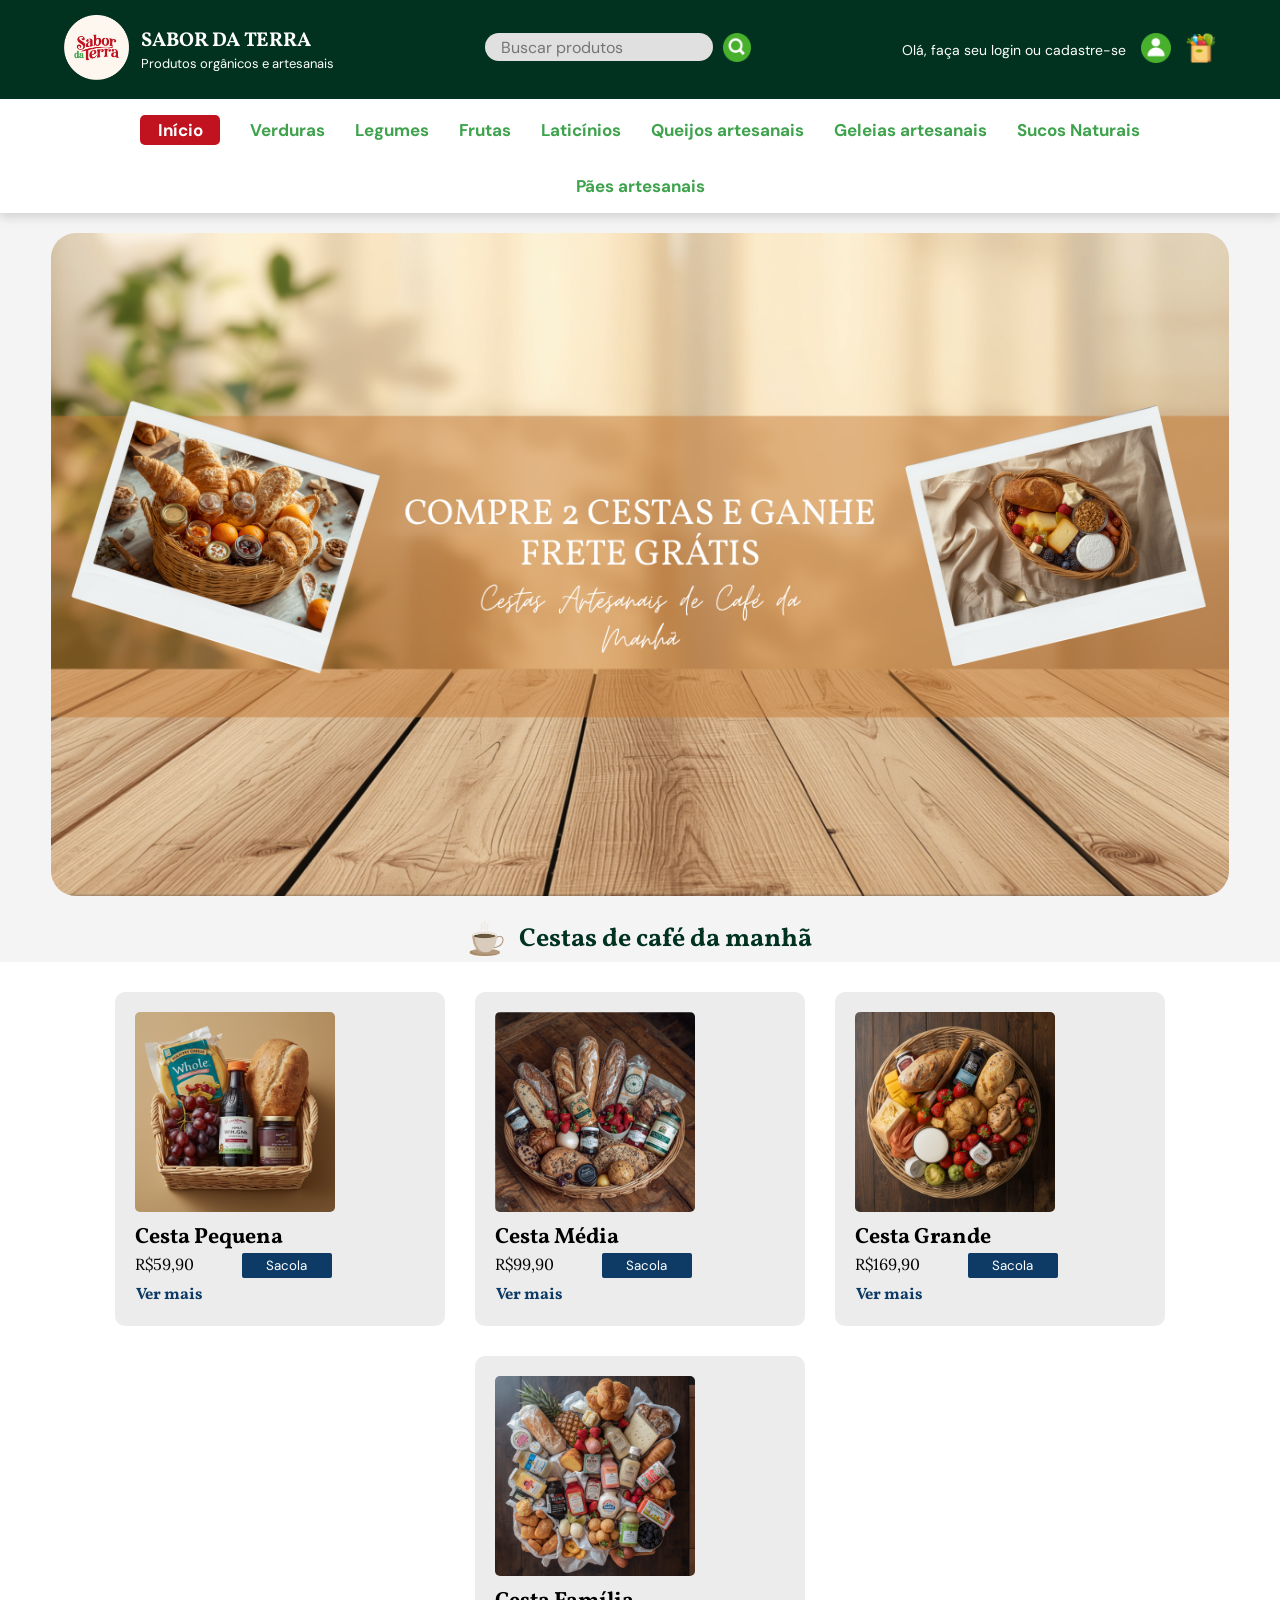
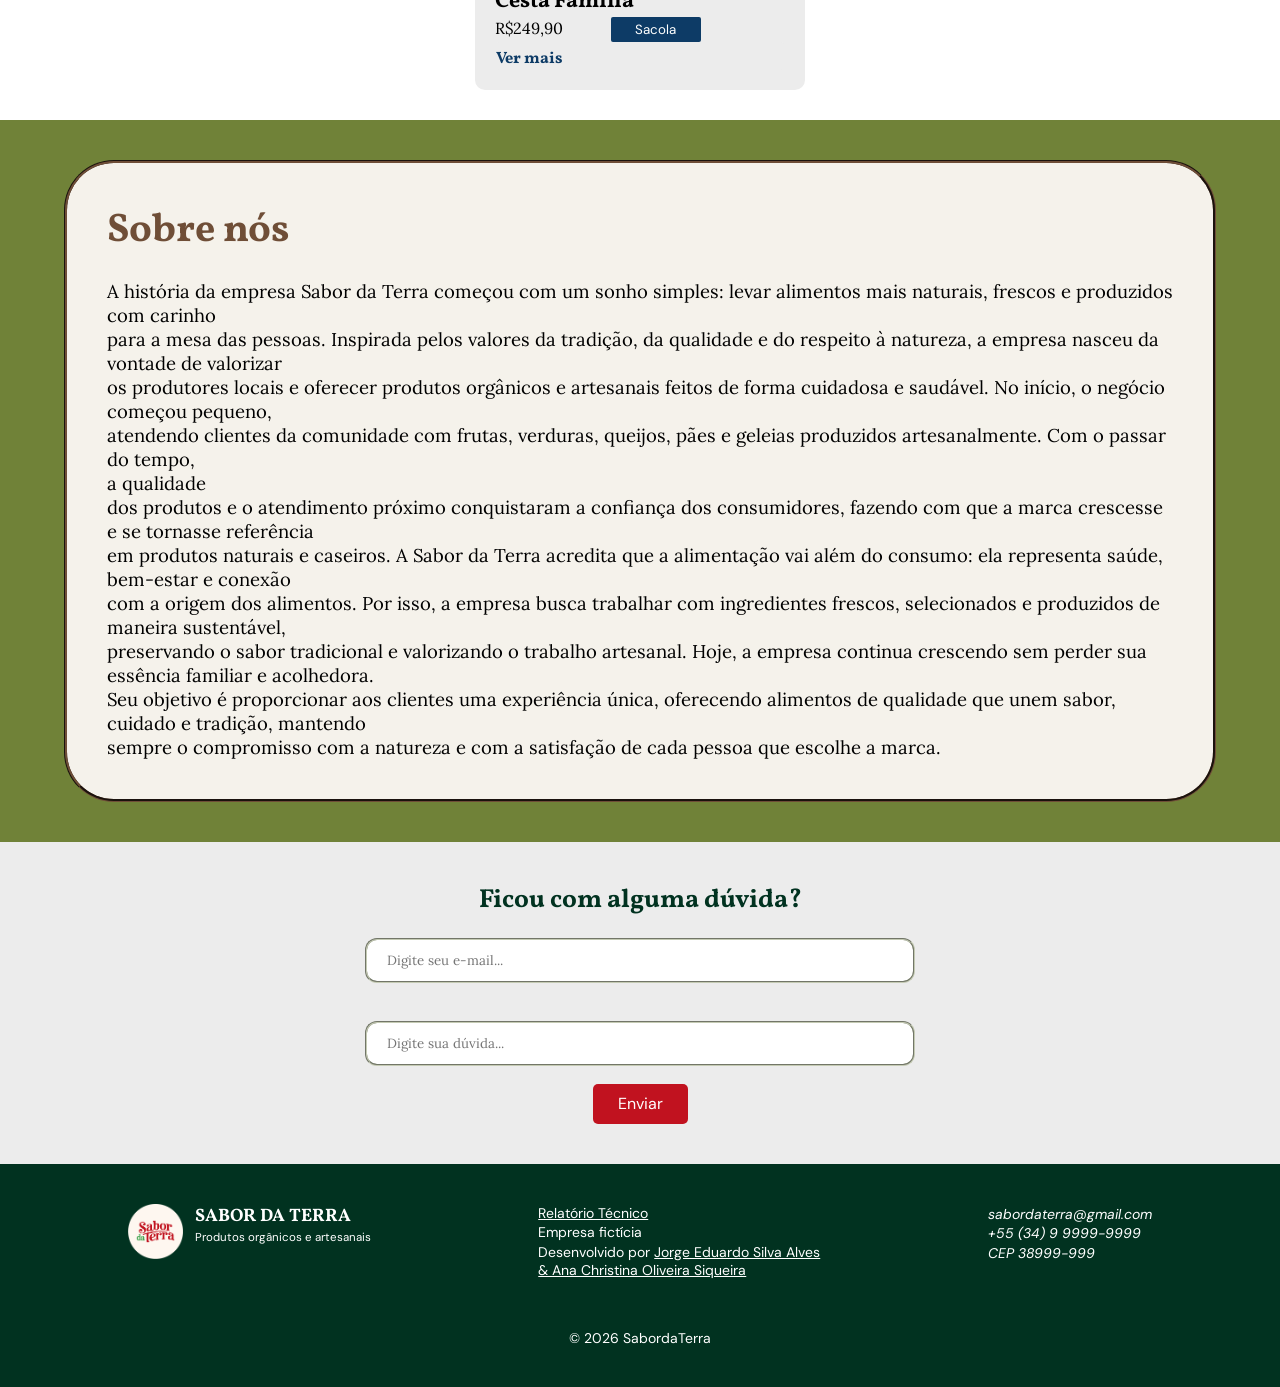
<file: index.html>
<!DOCTYPE html>
<html lang="pt-br">
<head>
    <meta charset="UTF-8">
    <meta name="viewport" content="width=device-width, initial-scale=1.0">
    <link rel="icon" type="image/x-icon" href="./images/logo-original.png">
   
    <title>Sabor da Terra</title>

    <link rel="preconnect" href="https://fonts.googleapis.com">
    <link rel="preconnect" href="https://fonts.gstatic.com" crossorigin>
    <link href="https://fonts.googleapis.com/css2?family=Vollkorn:ital,wght@0,400..900;1,400..900&display=swap" rel="stylesheet">

    <link rel="preconnect" href="https://fonts.googleapis.com">
    <link rel="preconnect" href="https://fonts.gstatic.com" crossorigin>
    <link href="https://fonts.googleapis.com/css2?family=DM+Sans:ital,opsz,wght@0,9..40,100..1000;1,9..40,100..1000&display=swap" rel="stylesheet">

    <link rel="preconnect" href="https://fonts.googleapis.com">
    <link rel="preconnect" href="https://fonts.gstatic.com" crossorigin>
    <link href="https://fonts.googleapis.com/css2?family=Lora:ital,wght@0,400..700;1,400..700&display=swap" rel="stylesheet">

    <link rel="stylesheet" href="estilo.css">
</head>
<body>
    <header>
        <div class="Espaco_marca">
            <a><img src="./images/logo-original.png" width="65px" height="65px" alt="Logo Sabor da Terra"></a>
            <div class="logo">
                <h1>SABOR DA TERRA</h1>
                <p>Produtos orgânicos e artesanais</p>
            </div>
        </div>
        
        <div class="Area_de_Pesquisa">
          <input type="search" id="barraPesquisa" placeholder="Buscar produtos">
          <a><img id="iconeLupa" src="./images/circle.png" width="34px" height="34px" alt="Botão de Pesquisa"></a>
        </div>

       

        <div class="espaco_perfil">

            <span id="areaUsuario">
                Olá, faça seu login ou cadastre-se
            </span>

            <a href="login.html" id="linkLogin">
                <img src="./images/profile.png" width="30px" height="30px" alt="Login">
            </a>

            <a href="javascript:void(0)" id="abrirSacola">
                <img src="./images/shopping-bag.png" width="30px" height="30px" alt="Sacola">
            </a>

        </div>
    </header>

    <nav>
        <a class="menu_inicio" href="index.html" target="_self"><strong>Início</strong></a>
        <a href="produtos.html#verduras"><strong>Verduras</strong></a>
        <a href="produtos.html#legumes"><strong>Legumes</strong></a>
        <a href="produtos.html#frutas"><strong>Frutas</strong></a>
        <a href="produtos.html#laticinios"><strong>Laticínios</strong></a>
        <a href="produtos.html#queijos-artesanais"><strong>Queijos artesanais</strong></a>
        <a href="produtos.html#geleias-artesanais"><strong>Geleias artesanais</strong></a>
        <a href="produtos.html#sucos-naturais"><strong>Sucos Naturais</strong></a>
        <a href="produtos.html#paes-artesanais"><strong>Pães artesanais</strong></a>
    </nav>

    <section class="fundo_banner">
        <img src="./images/Banner Cesta.png" width="95%" height="auto" alt="promoção">
    </section>

    <section  id="secaoCestas" class="Espaco_produtos">
        <div class="area_do_titulo">
            <img src="./images/coffee.png" width="35px" height="35px" alt="xícara">
            <h2>Cestas de café da manhã</h2>
        </div>
        <div class="cards_produtos">
            <article>
                    <picture>
                            <source media="(max-width: 700px)" 
                            srcset="./images/pequena300.png" type="image.png">

                            <source media="(max-width: 1050px)" 
                            srcset="./images/pequena700.png" type="image.png">

                            <img src="./images/pequena1000.png" alt="imagem" width="200" height="200">
                    </picture>
                    <h1>Cesta Pequena</h1>
                    <span>R$59,90</span>
                    <button class="Comprar">Sacola</button>
                    <details>
                        <summary>
                            <h3 id="Título1" class="cestas">Ver mais</h3>
                        </summary>
                        <ul>
                            <li>Queijo- 1un</li>
                            <li>Suco natural 500ml- 1un</li>
                            <li>Cacho de uva- 1un</li>
                            <li>Pão Integral- 1un</li>
                            <li>Manteiga artesanal- 1un</li>
                            <li>Geleia de uva- 1un</li>
                            <li>Leite integral- 1un</li>
                        </ul>
                    </details>
            </article>

            <article>
                <picture>
                    <source media="(max-width: 700px)" 
                    srcset="./images/media300.png" type="image.png">

                    <source media="(max-width: 1050px)" 
                    srcset="./images/media700.png" type="image.png">

                    <img src="./images/media1000.png" alt="imagem" width="200" height="200">
                </picture>
                <h1>Cesta Média</h1>
                <span>R$99,90</span>
                <button class="Comprar">Sacola</button>
                <details>
                    <summary>
                        <h3 id="Titulo2" class="cestas">Ver mais</h3>
                    </summary>
                    <ul>
                        <li>Requeijão- 1un</li>
                        <li>Suco natural 500ml- 1un</li>
                        <li>Mamão- 1un</li>
                        <li>Requeijão cremoso- 1un</li>
                        <li>Geleia de morango- 1un</li>
                        <li>Pães de queijo artesanais- 6un</li>
                        <li>Geleia de amora- 1un</li>
                        <li>Baguete artesanal- 1un</li>
                        <li>Doce de leite artesanal- 1un</li>
                        <li>Kiwi- 3un</li>
                    </ul>                    
                </details>
            </article>

            <article>
                <picture>
                    <source media="(max-width: 700px)" 
                    srcset="./images/Cestagrande300.png" type="image.png">

                    <source media="(max-width: 1050px)" 
                    srcset="./images/Cestagrande700.png" type="image.png">

                    <img src="./images/Cestagrande1000.png" alt="imagem" width="200" height="200">
                </picture>
                <h1>Cesta Grande</h1>
                <span>R$169,90</span>
                <button class="Comprar">Sacola</button>
                <details>
                    <summary>
                        <h3 id="Titulo3" class="cestas">Ver mais</h3>
                    </summary>
                    <ul> 
                        <li>Requeijão - 1un</li>
                        <li>Queijo- 1un</li>
                        <li>Pães artesanais - 3un</li>
                        <li>Pães de milho - 2un</li>
                        <li>Pães de queijo artesanais- 12un</li>
                        <li>Pão baguete artesanal- 1un</li>
                        <li>Suco natura 500ml- 4un</li>
                        <li>Mamão- 1un</li>
                        <li>Morangos- 10un</li>
                        <li>Geléias (amora e morango)- 2 un</li>
                        <li>Requeijãocremoso - 1un</li>
                        <li>Doce de leite - 1un</li>
                    </ul>
                </details> 
            </article>

            <article>
                <picture>
                    <source media="(max-width: 700px)" 
                    srcset="./images/Cestafamilia300.png" type="image.png">

                    <source media="(max-width: 1050px)" 
                    srcset="./images/Cestafamilia700.png" type="image.png">

                    <img src="./images/Cestafamilia1000.png" alt="imagem" width="200" height="200">
                </picture>
                <h1>Cesta Família</h1>
                <span>R$249,90</span>
                <button class="Comprar">Sacola</button>
                <details>
                    <summary>
                        <h3 id="Titulo4" class="cestas">Ver mais</h3>
                    </summary>
                    <ul>
                        <li>Requeijão- 2un</li>
                        <li>Queijo provolone- 1un</li>
                        <li>Queijo Brie- 1un</li>
                        <li>Croissant Artesanal- 5un</li>
                        <li>Pães artesanais- 6un</li>
                        <li>Pães de milho- 2un</li>
                        <li>Suco Natural- 500ml</li>
                        <li>Abacaxi- 2un</li>
                        <li>Manteiga Artesanal- 2un</li>
                        <li>Requeijão cremoso- 1un</li>
                        <li>Geleia de Morango- 1un</li>
                        <li>Pães de queijo artesanais- 20un</li>
                        <li>Geleia de amora- 1un</li>
                        <li>Goiabas- 5un</li>
                        <li>Iogurte artesanal- 4un</li>
                        <li>Baguete artesanal- 4un</li>
                        <li>Doce de leite artesanal- 3un</li>
                        <li>Leite Integral- 500ml</li>
                        <li>Morango- 10un</li>
                    </ul>
                </details>
            </article>
        </div>
    </section>

    <section class="sobre">
        <h1><strong>Sobre nós</strong></h1>
        <p>A história da empresa Sabor da Terra começou com um sonho simples: levar alimentos mais naturais, frescos e produzidos com carinho<br> para a mesa das pessoas.
        Inspirada pelos valores da tradição, da qualidade e do respeito à natureza, a empresa nasceu da vontade de valorizar<br>os produtores locais e oferecer produtos orgânicos e artesanais feitos de forma cuidadosa e saudável.
        No início, o negócio começou pequeno,<br> atendendo clientes  da comunidade com frutas, verduras, queijos, pães e geleias produzidos artesanalmente.
        Com o passar do tempo,<br> a qualidade<br>dos produtos e o atendimento próximo conquistaram a confiança dos consumidores, fazendo com  que a marca crescesse e se tornasse referência<br>em produtos naturais e caseiros.
        A Sabor da Terra acredita que a  alimentação vai além do consumo: ela representa saúde, bem-estar e conexão<br> com a origem dos alimentos. Por isso, a empresa busca trabalhar com ingredientes frescos, selecionados e produzidos de maneira sustentável,<br> preservando o sabor tradicional e valorizando o trabalho artesanal.
        Hoje, a empresa continua crescendo sem perder sua essência familiar e acolhedora.<br> Seu objetivo é proporcionar aos clientes uma experiência única, oferecendo alimentos de qualidade que unem sabor, cuidado e tradição, mantendo<br>sempre o compromisso com a natureza e com a satisfação de cada pessoa que escolhe a marca.</p>
    </section>

    <section class="Secao_duvida">
        <div class="area_de_duvida">
            <h2>Ficou com alguma dúvida?</h2>
        </div>

        <form id="formDuvida">
            <input type="email" id="emailDuvida" required placeholder="Digite seu e-mail...">
            <br>
            <input type="text" id="textoDuvida" required placeholder="Digite sua dúvida...">
            <br>
            <button type="submit" class="botao_enviar">Enviar</button>
        </form>
    </section>

    <footer>
        <div class="E_logo">
            <a><img src="./images/logo-original.png" width="55" height="55" alt="Logo Sabor da Terra"></a>
            <div class="bloco_logo">
                <h1>SABOR DA TERRA</h1>
                <p>Produtos orgânicos e artesanais</p>
            </div>
        </div>
        <div class="bloco_do_relatorio">
            <a href="RelatorioDeUtilizacao.pdf">Relatório Técnico</a>
            <p>Empresa fictícia</p>
            <p>Desenvolvido por <a href="https://github.com/Jorge-Edu02">Jorge Eduardo Silva Alves <br> & Ana Christina Oliveira Siqueira</a></p>
        </div>
        <address>
            <p>sabordaterra@gmail.com</p>
            <p>+55 (34) 9 9999-9999</p>
            <p>CEP 38999-999</p>
        </address>
        <p class="copyright">&copy 2026 SabordaTerra</p>
    </footer>

    <main class="sacola" id="menu">
        <div class="menu_sacola">
            <h3>Minha Sacola</h3>
            <button id="btnFecharSacola" style="background: none; border: none; font-size: 20px; cursor: pointer;">✕</button>
            <div class="itens_sacola">teste 1</div>
        </div>

        <div class="rodape_sacola">
            <div class="montante_total">
                <h5>Total</h5>
                <div class="total_da_sacola">$0.00</div>
            </div>
            <select id="formaPagamento">
                <option value="Pix">Pix</option>
                <option value="Cartão de Crédito">Cartão de Crédito</option>
                <option value="Cartão de Débito">Cartão de Débito</option>
                <option value="Dinheiro">Dinheiro</option>
            </select>
            <button class="finalizar_btn" id="finalizarCompra">Finalizar Compra</button>
            <a href="produtos.html" target="_blank" class="continuar_btn">Continuar comprando</a>
        </div>
    </main>

    <script>

        let usuarioLogado = localStorage.getItem("usuarioLogado");

        if(usuarioLogado){

            document.getElementById("areaUsuario").textContent =
            "Olá, " + usuarioLogado;

            document.getElementById("linkLogin").href = "#";
        }

    </script>
    <script src="sabordaterra.js" ></script>
</body>
</html>
</file>
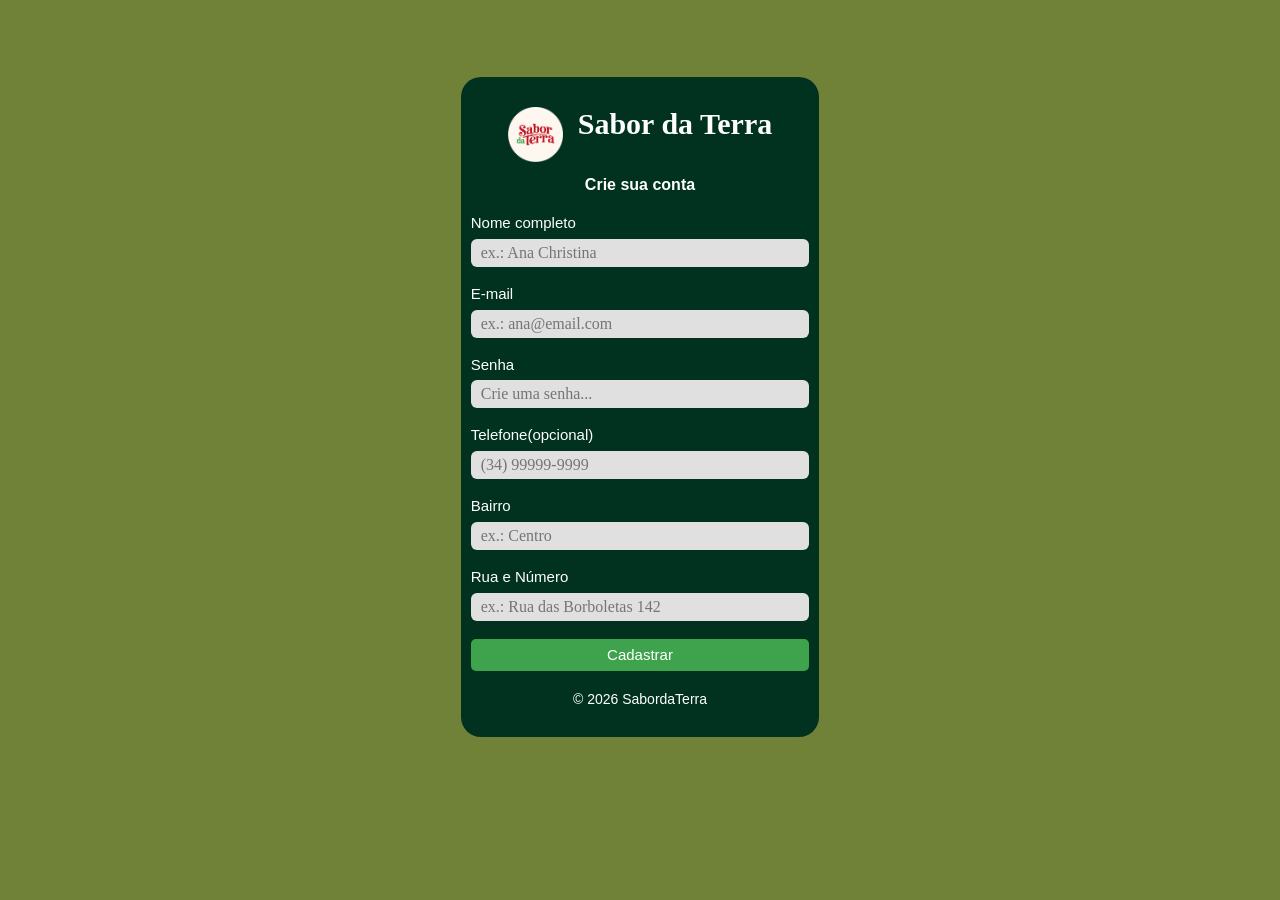
<file: cadastro.html>
<!DOCTYPE html>
<html lang="pt-br">
<head>
    <meta charset="UTF-8">
    <meta name="viewport" content="width=device-width, initial-scale=1.0">
    <link rel="stylesheet" href="cadastro.css">
    <link rel="icon" type="image/x-icon" href="./images/logo-original.png">
    <title>Cadastro/login</title>
</head>
<body>
   <div class="container">
      <div class="lgo_cd">
         <img src="./images/logo-original.png" type="logo" alt="imagem" width="55" height="55">
         <h1>Sabor da Terra</h1>
      </div>
      <h2>Crie sua conta</h2>
      <form id="formCadastro">
         <div class="formulario2">
            <label>Nome completo</label>
            <input type="text" id="nome" autocomplete="name"  minlength="3" pattern="^[A-Za-zÀ-ÖØ-öø-ÿ\s]+$" placeholder="ex.: Ana Christina" required ><br>
            <br>
            <label>E-mail</label>
            <input type="email" id="email" autocomplete="username" placeholder="ex.: ana@email.com" required><br>
            <br>
            <label>Senha</label>
            <input type="password" id="senha" autocomplete="new-password" minlength="8" placeholder="Crie uma senha..." required><br>
            <br>
            <label>Telefone(opcional)</label>
            <input type="tel" id="telefone" inputmode="tel" pattern="(?:\(?\d{2}\)?\s?)?\d{4,5}-?\d{4}" placeholder="(34) 99999-9999"><br>
            <br>
            <label>Bairro</label>
            <input type="text" id="bairro"  minlength="3" maxlength="50" placeholder="ex.: Centro" required><br>
            <br>
            <label>Rua e Número</label>
            <input type="text" id="rua"  autocomplete="address-line1" placeholder="ex.: Rua das Borboletas 142" required><br>
            <br>
            <button type="submit" >Cadastrar</button>
         </div>
      </form>
      <p class="copyright">&copy 2026 SabordaTerra</p>
   </div>
   <script src="sabordaterra.js"></script>
</body>
</html>
</file>
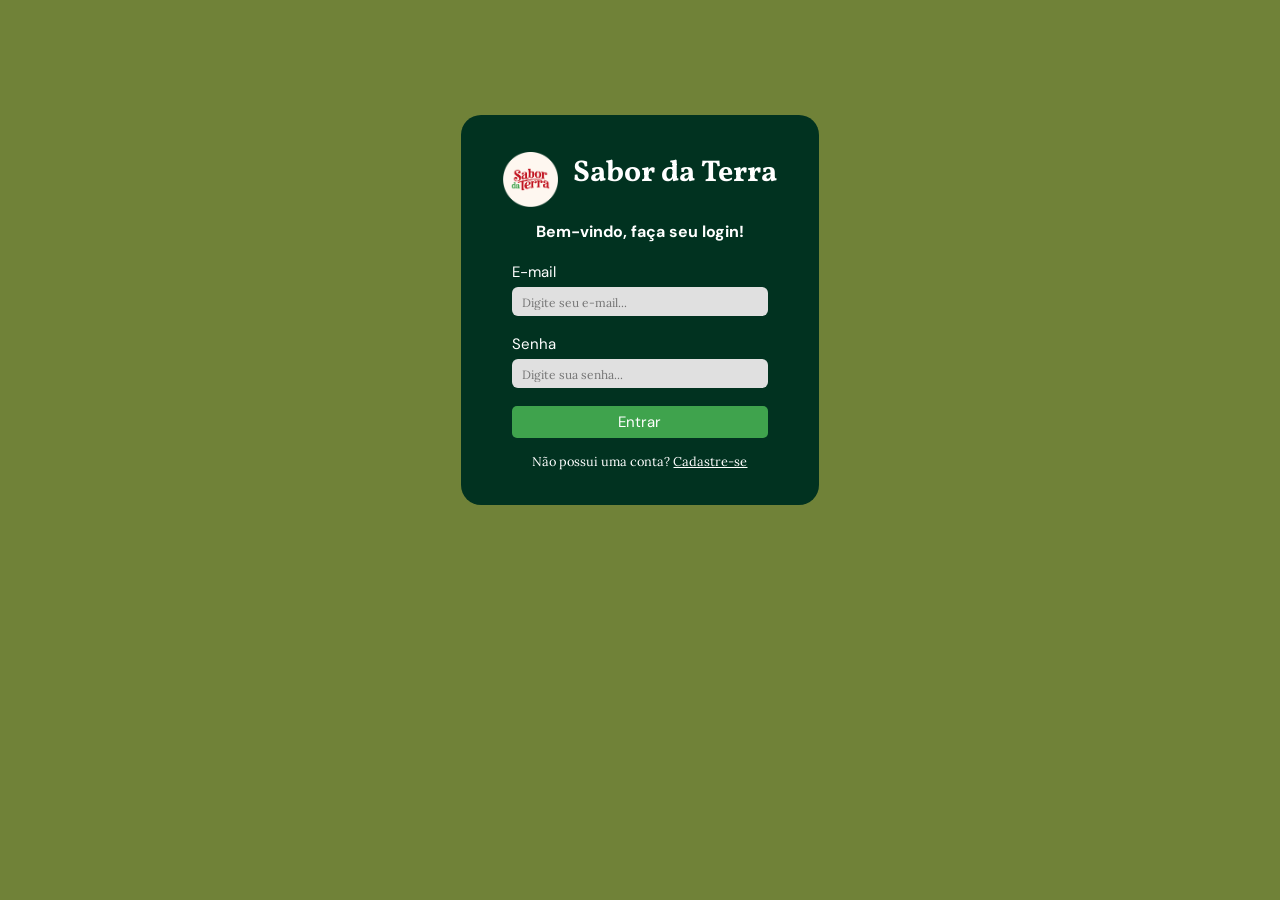
<file: login.html>
<!DOCTYPE html>
<html lang="pt-br">
<head>
    <meta charset="UTF-8">
    <meta name="viewport" content="width=device-width, initial-scale=1.0">
    <link rel="icon" type="image/x-icon" href="./images/logo-original.png">
    <link rel="stylesheet" href="login.css">
    <link rel="preconnect" href="https://fonts.googleapis.com">
    <link rel="preconnect" href="https://fonts.gstatic.com" crossorigin>
    <link href="https://fonts.googleapis.com/css2?family=Vollkorn:ital,wght@0,400..900;1,400..900&display=swap" rel="stylesheet">

    <link rel="preconnect" href="https://fonts.googleapis.com">
    <link rel="preconnect" href="https://fonts.gstatic.com" crossorigin>
    <link href="https://fonts.googleapis.com/css2?family=DM+Sans:ital,opsz,wght@0,9..40,100..1000;1,9..40,100..1000&display=swap" rel="stylesheet">

    <link rel="preconnect" href="https://fonts.googleapis.com">
    <link rel="preconnect" href="https://fonts.gstatic.com" crossorigin>
    <link href="https://fonts.googleapis.com/css2?family=Lora:ital,wght@0,400..700;1,400..700&display=swap" rel="stylesheet">

    <title>Login/Cadastro</title>
</head>
<body>
    <div class="container">
        <div class="lgo">
            <img src="./images/logo-original.png" type="logo" alt="imagem" width="55" height="55">
            <h1>Sabor da Terra</h1>
        </div>
        <h2>Bem-vindo, faça seu login!</h2>
        <form id="formLogin">
            <div class="formulario1">
                <label  for="email">E-mail<input type="email" id="emailLogin"  autocomplete="username" id="email" placeholder="Digite seu e-mail..." required></label><br>
                <br>
                <label for="senha">Senha<input type="password"id="senhaLogin"   autocomplete="current-password"  id=senha placeholder="Digite sua senha..." required></label><br>
                <br>
            </div>
            <div class="botao-enviar">
                <button type="submit">Entrar</button>
            </div>
        </form>
        <div class="frase">
            <p>Não possui uma conta? <a href="cadastro.html">Cadastre-se</a></p>
        </div>
    </div>
    <script src="sabordaterra.js"></script>
</body>
</html>
</file>
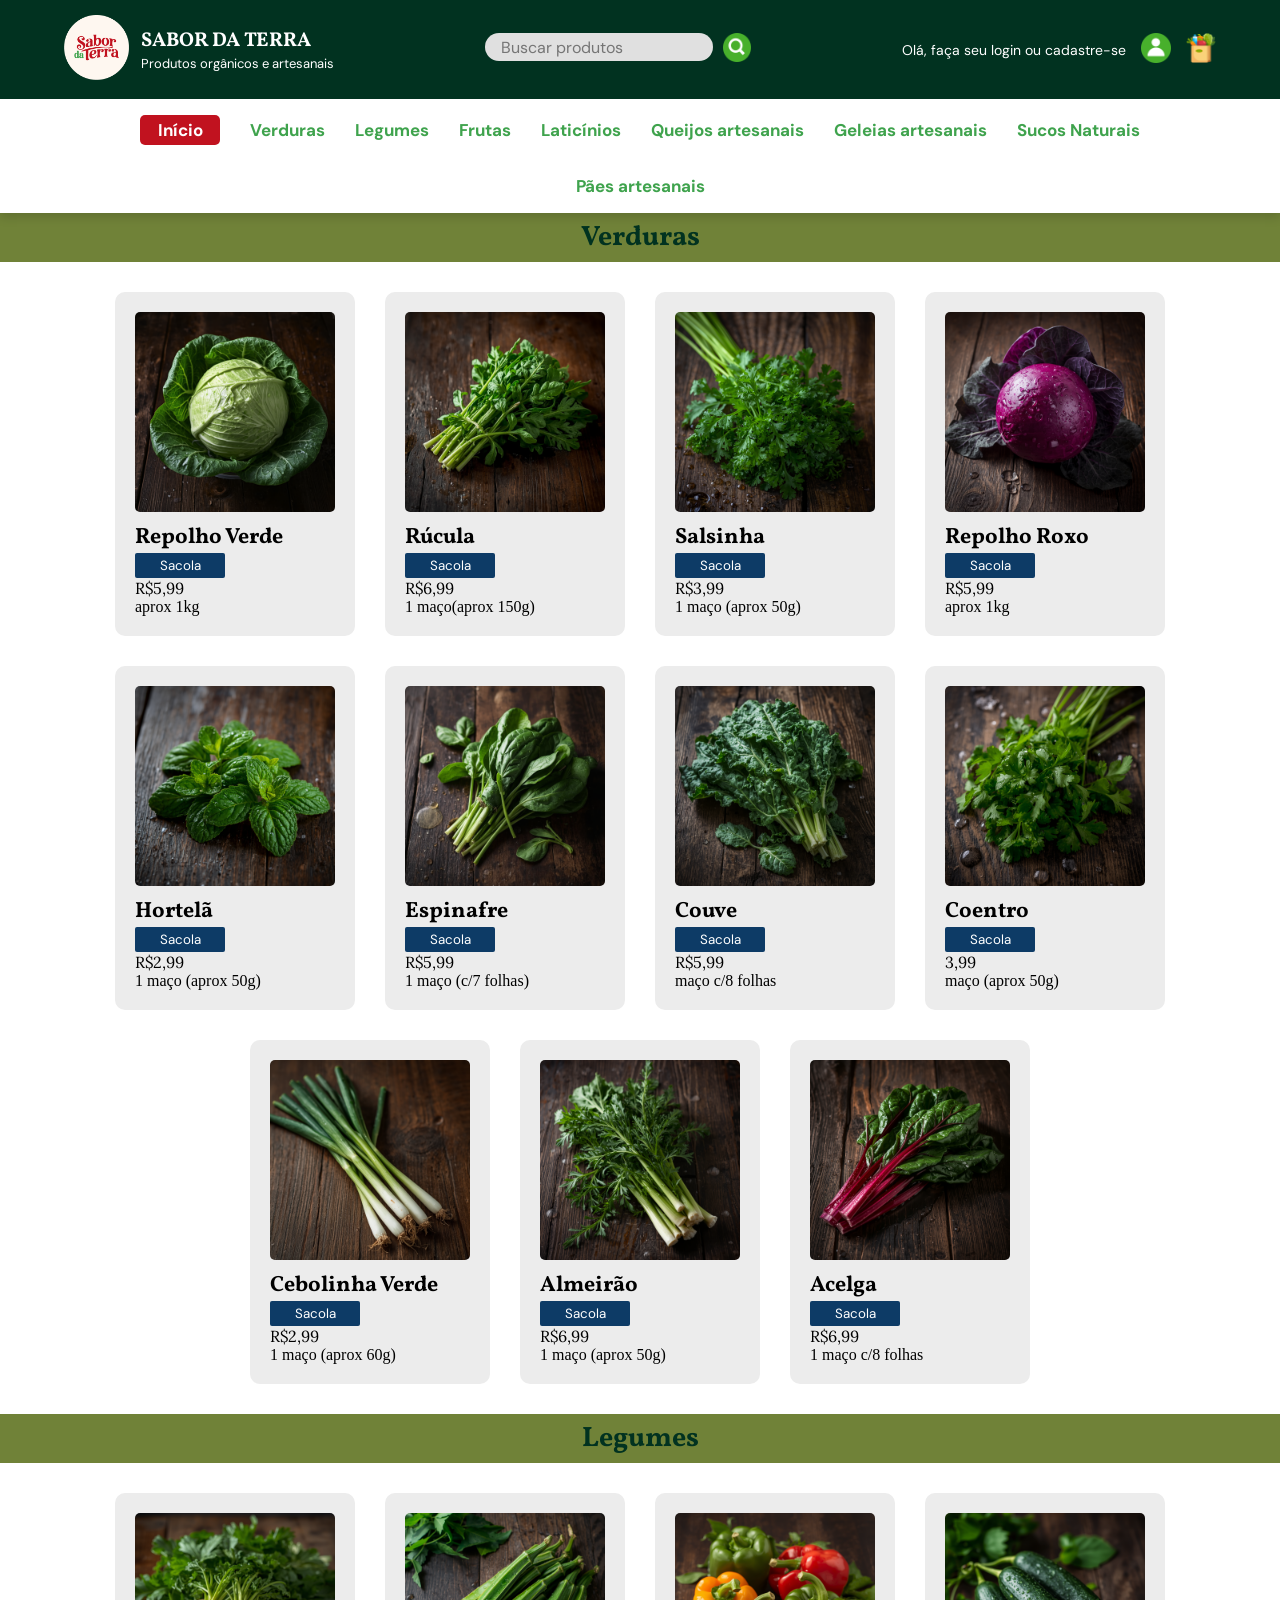
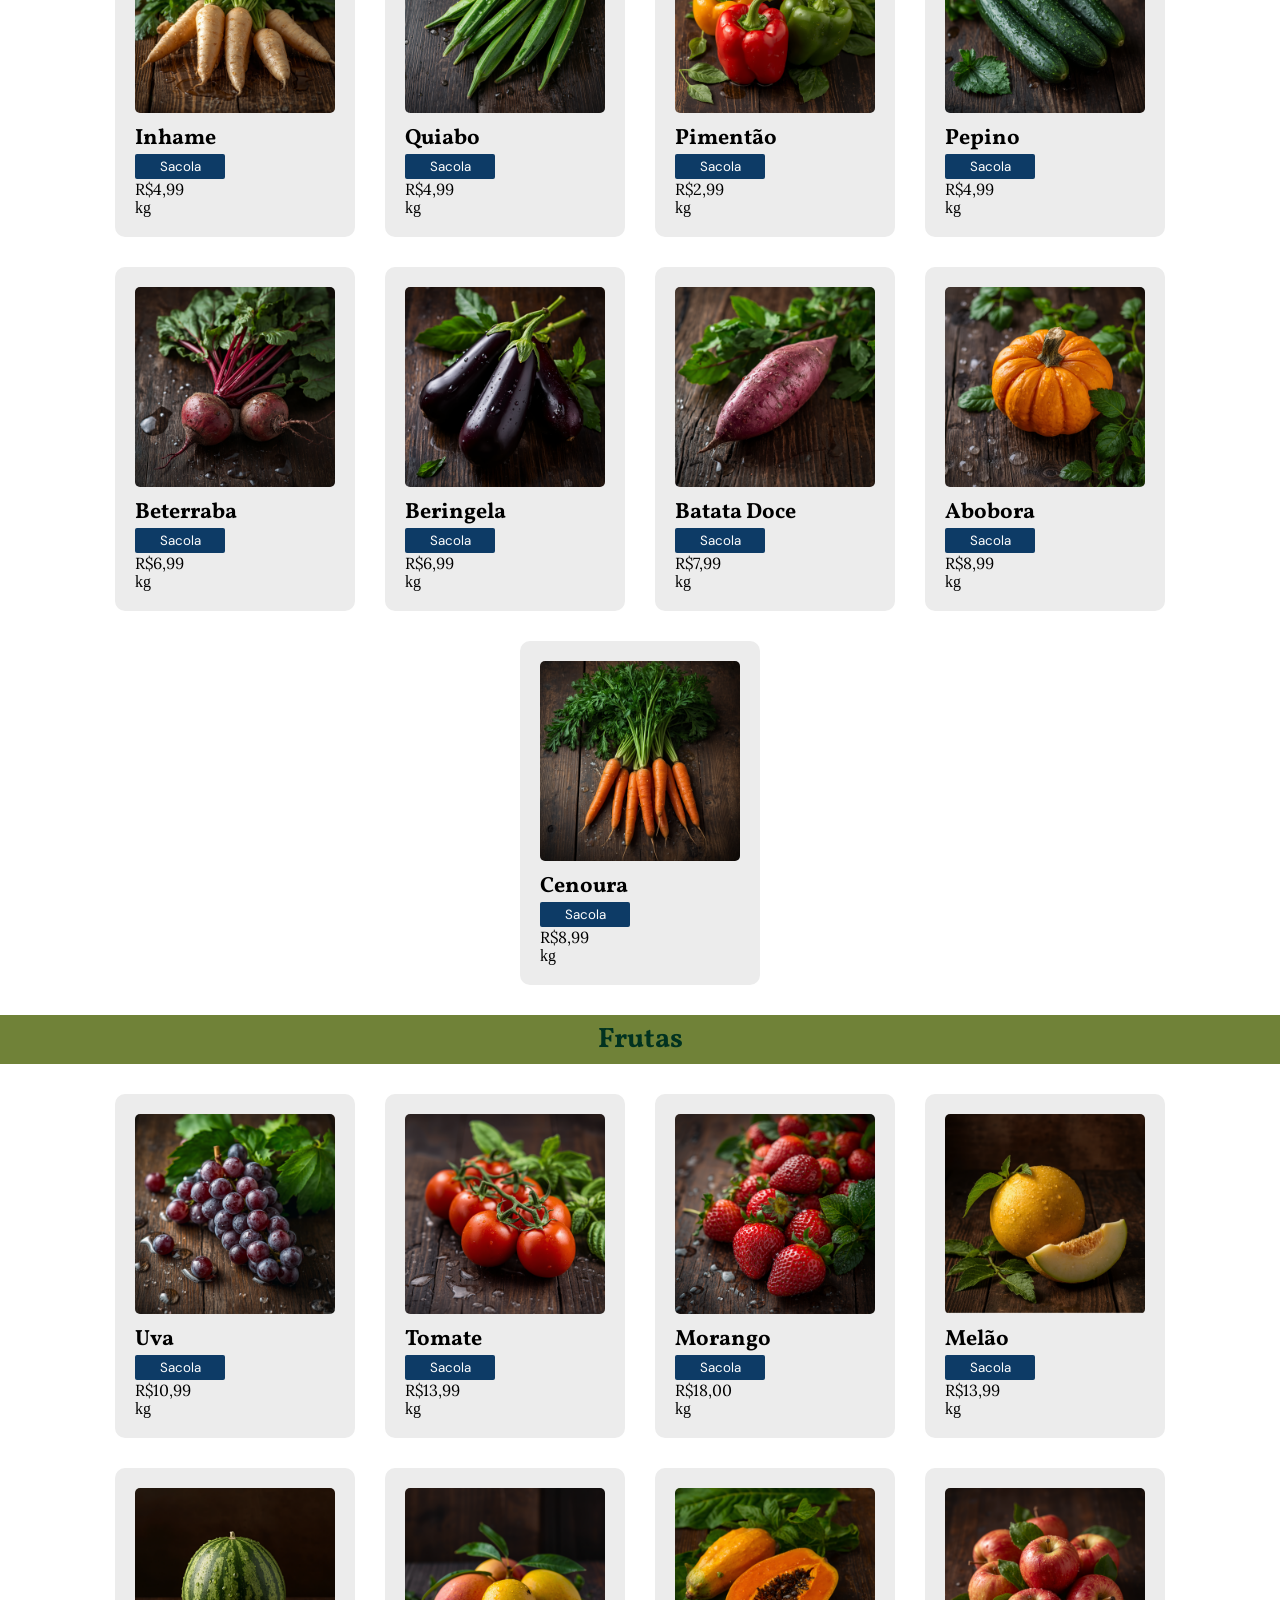
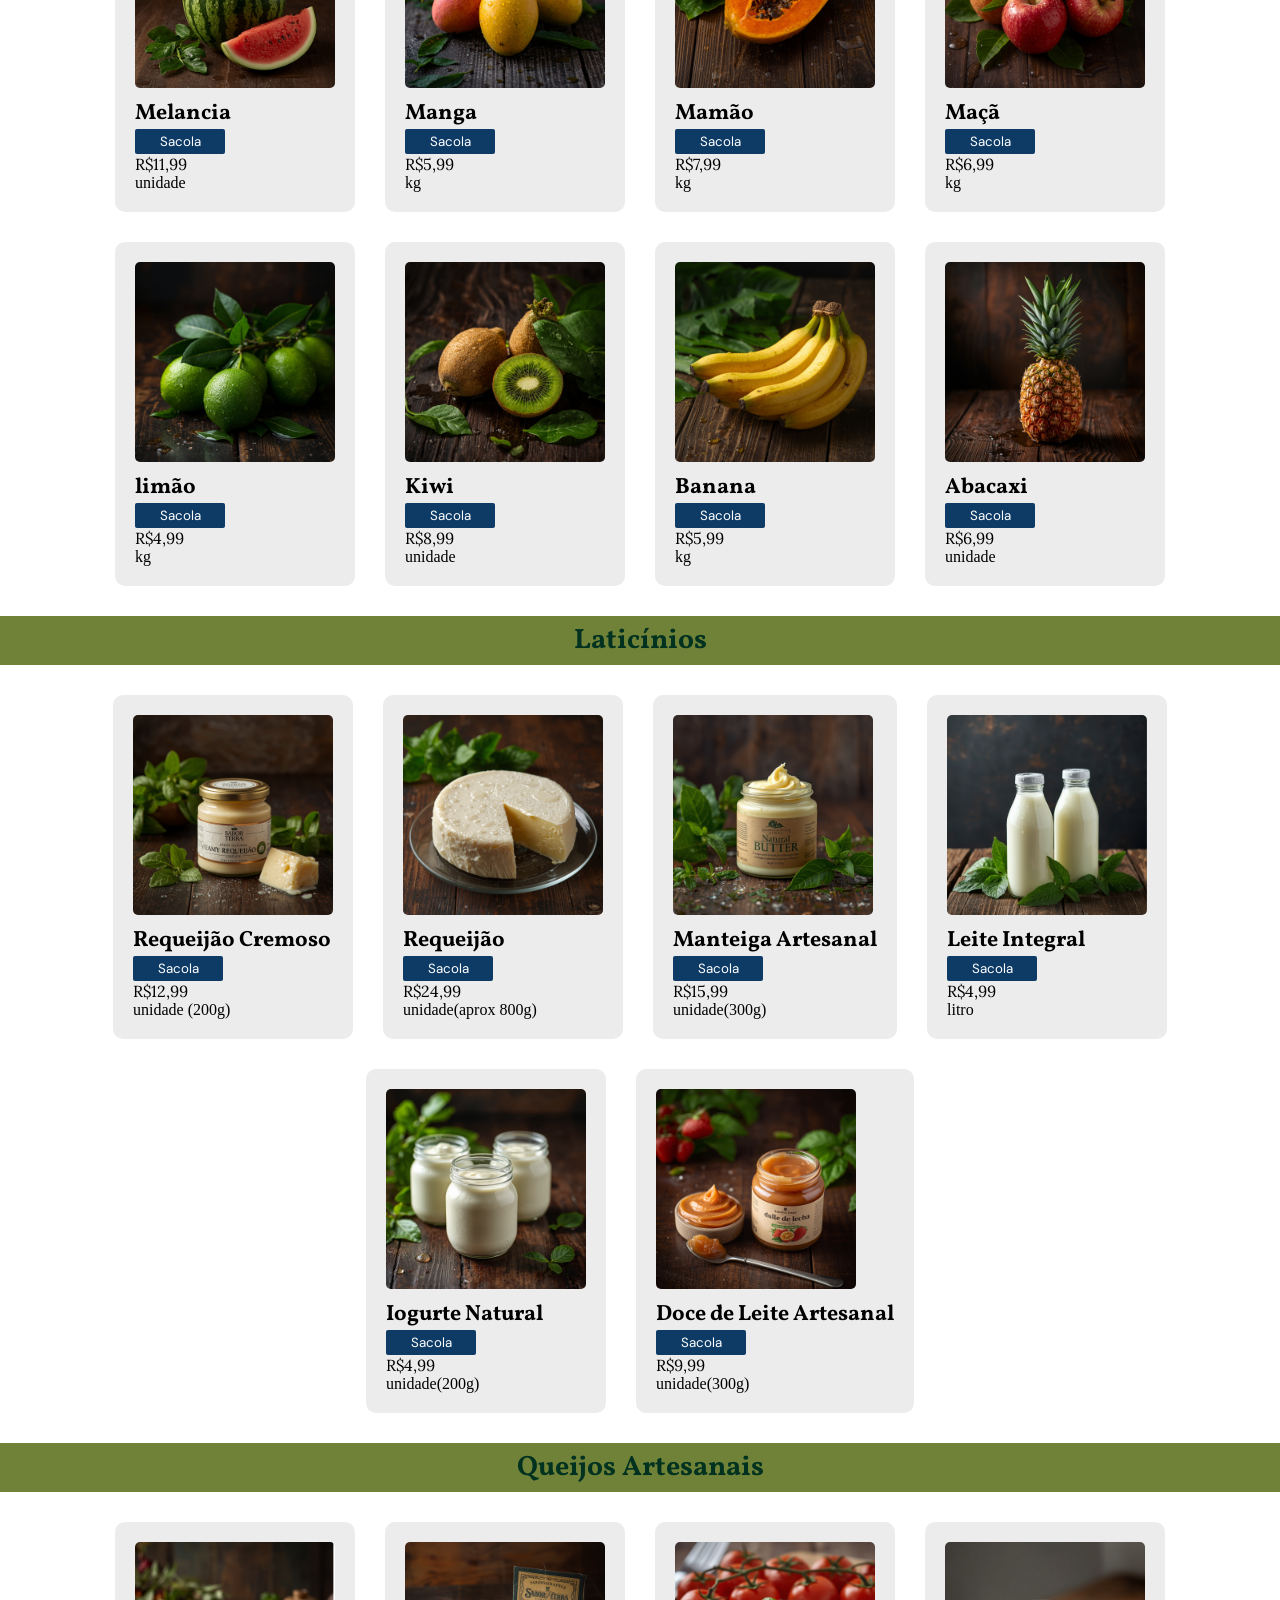
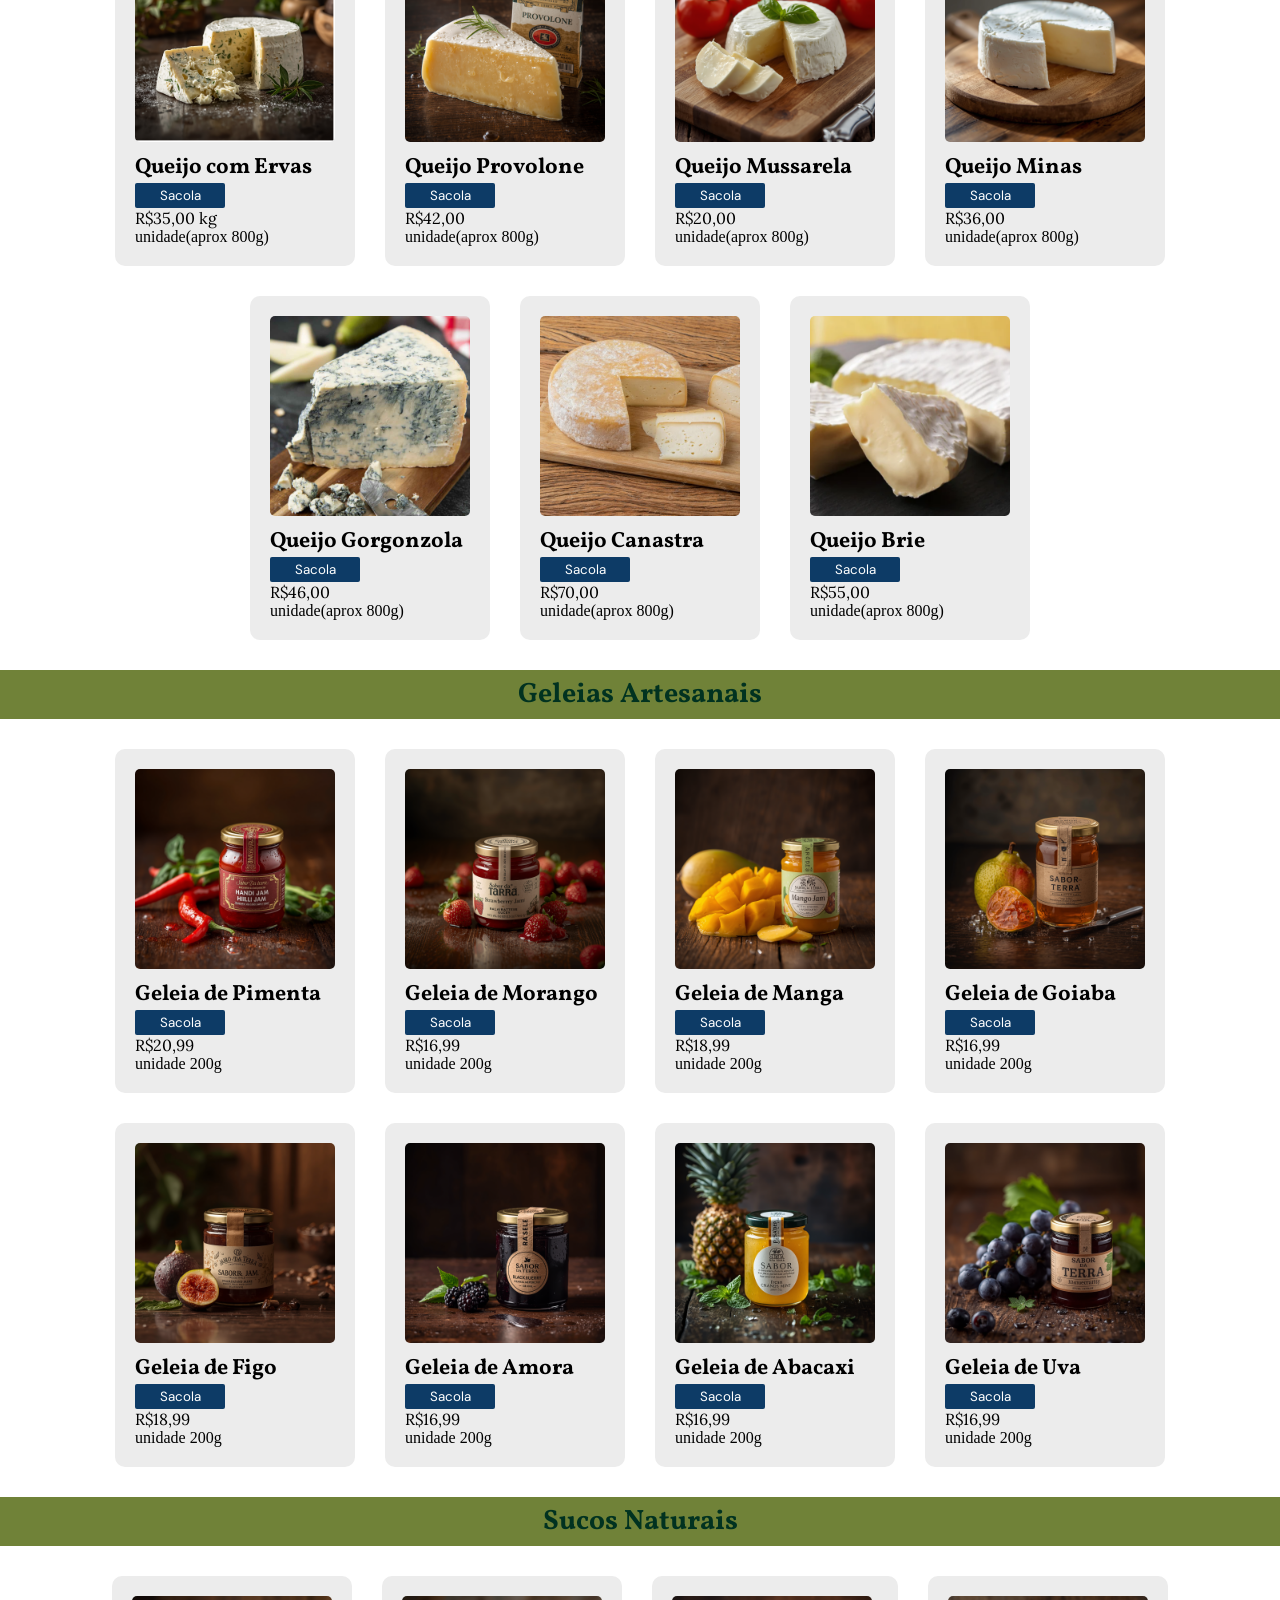
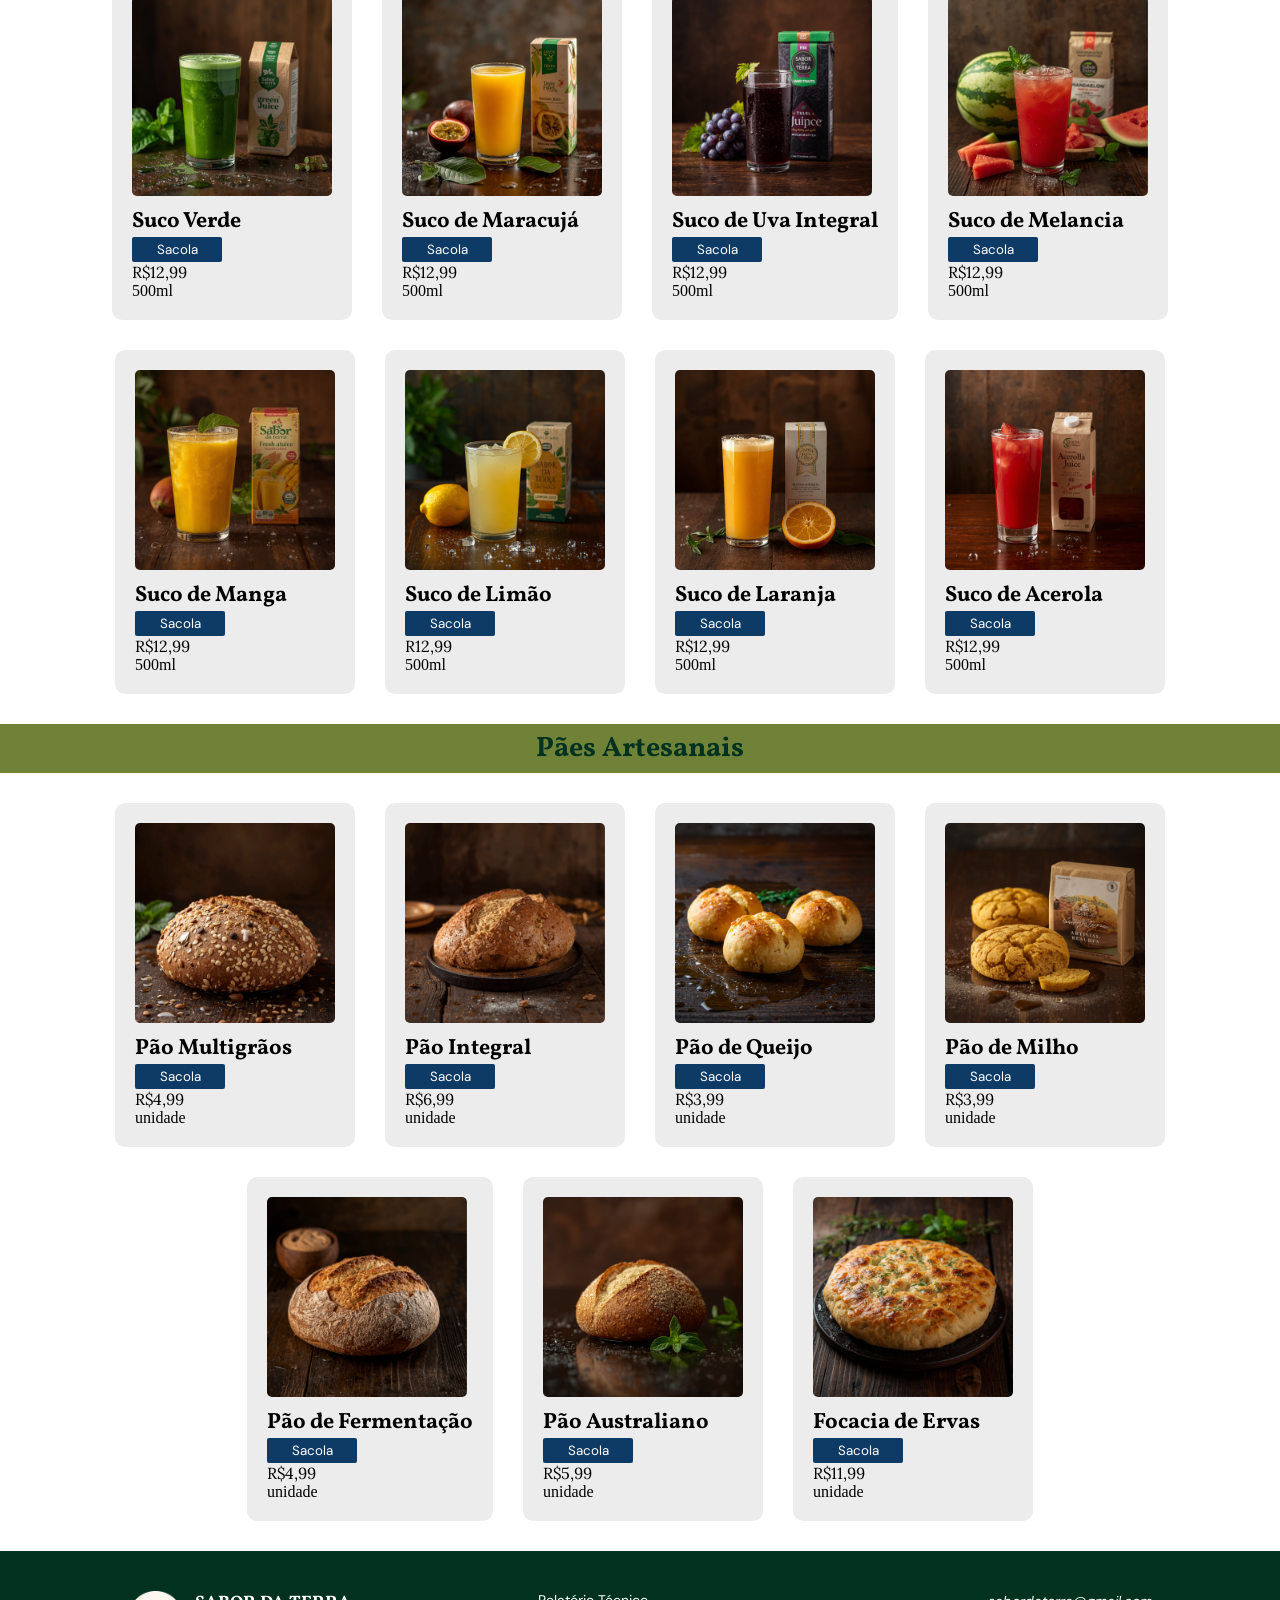
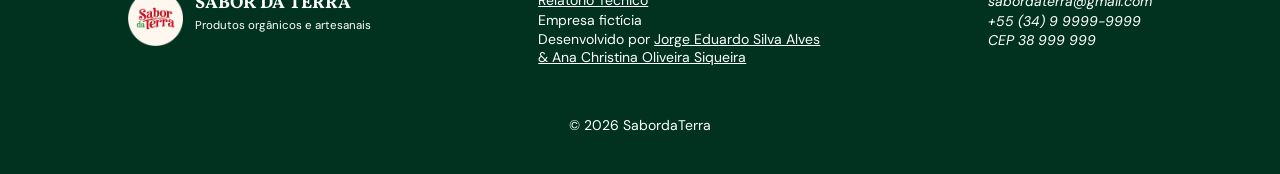
<file: produtos.html>
<!DOCTYPE html>
<html lang="pt-br">
<head>
    <meta charset="UTF-8">
    <meta name="viewport" content="width=device-width, initial-scale=1.0">
    <link rel="stylesheet" href="produtos.css">
    <link rel="stylesheet" href="estilo.css">
    <link rel="icon" type="image/x-icon" href="./images/logo-original.png">
    <title>Produtos</title>

    
    <link rel="preconnect" href="https://fonts.googleapis.com">
    <link rel="preconnect" href="https://fonts.gstatic.com" crossorigin>
    <link href="https://fonts.googleapis.com/css2?family=Vollkorn:ital,wght@0,400..900;1,400..900&display=swap" rel="stylesheet">

    <link rel="preconnect" href="https://fonts.googleapis.com">
    <link rel="preconnect" href="https://fonts.gstatic.com" crossorigin>
    <link href="https://fonts.googleapis.com/css2?family=DM+Sans:ital,opsz,wght@0,9..40,100..1000;1,9..40,100..1000&display=swap" rel="stylesheet">

    <link rel="preconnect" href="https://fonts.googleapis.com">
    <link rel="preconnect" href="https://fonts.gstatic.com" crossorigin>
    <link href="https://fonts.googleapis.com/css2?family=Lora:ital,wght@0,400..700;1,400..700&display=swap" rel="stylesheet">

</head>
<body>
    <header>
        <div class="Espaco_marca">
            <a><img src="./images/logo-original.png" width="65px" height="65px" alt="Logo Sabor da Terra"></a>
            <div class="logo">
                <h1>SABOR DA TERRA</h1>
                <p>Produtos orgânicos e artesanais</p>
            </div>
        </div>

        <div class="Area_de_Pesquisa">
          <input type="search" id="barraPesquisa" placeholder="Buscar produtos">
          <a><img id="iconeLupa" src="./images/circle.png" width="34px" height="34px" alt="Botão de Pesquisa"></a>
        </div>

        <div class="espaco_perfil">

            <span id="areaUsuario">
                Olá, faça seu login ou cadastre-se
            </span>

            <a href="login.html" id="linkLogin">
                <img src="./images/profile.png" width="30px" height="30px" alt="Login">
            </a>

            <a href="javascript:void(0)" id="abrirSacola">
                <img src="./images/shopping-bag.png" width="30px" height="30px" alt="Sacola">
            </a>

        </div>
    </header>

    <nav>
        <a class="menu_inicio" href="index.html"><strong>Início</strong></a>
        <a href="produtos.html#verduras"><strong>Verduras</strong></a>
        <a href="produtos.html#legumes"><strong>Legumes</strong></a>
        <a href="produtos.html#frutas"><strong>Frutas</strong></a>
        <a href="produtos.html#laticinios"><strong>Laticínios</strong></a>
        <a href="produtos.html#queijos-artesanais"><strong>Queijos artesanais</strong></a>
        <a href="produtos.html#geleias-artesanais"><strong>Geleias artesanais</strong></a>
        <a href="produtos.html#sucos-naturais" ><strong>Sucos Naturais</strong></a>
        <a href="produtos.html#paes-artesanais"><strong>Pães artesanais</strong></a>
    </nav>

    <main>
        <section id="verduras">
             <h2>Verduras</h2>
             <div  class="verd">
                <div>
                    <article>
                        <picture>
                            <source media="(max-width: 700px)" 
                            srcset="./images/repolhoverde300.png" type="image.png">

                            <source media="(max-width: 1050px)" 
                            srcset="./images/repolhoverde700.png" type="image.png">

                            <img src="./images/repolhoverde1000.png" alt="repolho" width="200" height="200">
                        </picture>
                            <h3>Repolho Verde</h3>
                            <div class="botoes">
                                <button class="Comprar" onclick="alert('Você adicionou a sacola')">Sacola</button>
                                
                            </div>
                            <span>R$5,99</span>
                            <p>aprox 1kg</p>
                           
                    </article>
                </div>

                    <div>
                        <article>
                            <picture>
                                    <source media="(max-width: 700px)" 
                                    srcset="./images/rucula300.png" type="image.png">

                                    <source media="(max-width: 1050px)" 
                                    srcset="./images/rucula700.png" type="image.png">

                                    <img  src="./images/rucula1000.png" alt="rucula" width="200" height="200">
                            </picture>
                            <h3>Rúcula</h3>
                            <div class="botoes">
                                <button class="Comprar" onclick="alert('Você adicionou a sacola')">Sacola</button>
                                
                            </div>
                            <span>R$6,99</span><br>
                            <p>1 maço(aprox 150g)</p>
                            
                            
                        </article>
                    </div>

                    <div>
                        <article>
                            <picture>
                                    <source media="(max-width: 700px)" 
                                    srcset="./images/salsinha300.png" type="image.png">

                                    <source media="(max-width: 1050px)" 
                                    srcset="./images/salsinha700.png" type="image.png">

                                    <img src="./images/salsinha1000.png" alt="salsinha" width="200" height="200">
                            </picture>
                            <h3>Salsinha</h3>
                            <div class="botoes">
                                <button class="Comprar" onclick="alert('Você adicionou a sacola')">Sacola</button>
                               
                            </div>
                            <span>R$3,99</span><br>
                            <p>1 maço (aprox 50g)</p>
                           
                        </article>
                    </div>

                    <div>

                        <article>
                            <picture>
                                    <source media="(max-width: 700px)" 
                                    srcset="./images/repolhoroxo300.png" type="image.png">

                                    <source media="(max-width: 1050px)" 
                                    srcset="./images/repolhoroxo700.png" type="image.png">

                                    <img src="./images/repolhoroxo1000.png" alt="repolho" width="200" height="200">
                            </picture>
                            <h3>Repolho Roxo</h3>
                            <div class="botoes">
                                <button class="Comprar" onclick="alert('Você adicionou a sacola')">Sacola</button>
                                
                            </div>
                            <span>R$5,99</span><br>
                            <p>aprox 1kg</p>
                            
                        </article>
                    </div>

                    <div>    
                        <article>
                            <picture>
                                    <source media="(max-width: 700px)" 
                                    srcset="./images/hortela300.png" type="image.png">

                                    <source media="(max-width: 1050px)" 
                                    srcset="./images/hortela700.png" type="image.png">

                                    <img  src="./images/hortela1000.png" alt="hortela" width="200" height="200">
                            </picture>
                            <h3>Hortelã</h3>
                            <div class="botoes">
                                <button class="Comprar" onclick="alert('Você adicionou a sacola')">Sacola</button>
                              
                            </div>
                            <span>R$2,99</span><br>
                            <p>1 maço (aprox 50g)</p>
                            
                        </article>
                    </div>

                    <div>
                        <article>
                            <picture>
                                    <source media="(max-width: 700px)" 
                                    srcset="./images/espinafre300.png" type="image.png">

                                    <source media="(max-width: 1050px)" 
                                    srcset="./images/espinafre700.png" type="image.png">

                                    <img  src="./images/espinafre1000.png" alt="espinafre" width="200" height="200">
                            </picture>
                            <h3>Espinafre</h3>
                            <div class="botoes">
                                <button class="Comprar" onclick="alert('Você adicionou a sacola')">Sacola</button>
                            
                            </div>
                            <span>R$5,99</span><br>
                            <p>1 maço (c/7 folhas)</p>
                           
                        </article>
                    </div>

                    <div>
                        <article>
                            <picture>
                                    <source media="(max-width: 700px)" 
                                    srcset="./images/couve300.png" type="image.png">

                                    <source media="(max-width: 1050px)" 
                                    srcset="./images/couve700.png" type="image.png">

                                    <img  src="./images/couve1000.png" alt="couve" width="200" height="200">
                            </picture>
                            <h3>Couve</h3>
                            <div class="botoes">
                                <button class="Comprar" onclick="alert('Você adicionou a sacola')">Sacola</button>
                              
                            </div>
                            <span>R$5,99</span><br>
                            <p>maço c/8 folhas</p>
                            
                        </article>
                    </div>

                    <div>
                        <article>
                            <picture>
                                    <source media="(max-width: 700px)" 
                                    srcset="./images/coentro300.png" type="image.png">

                                    <source media="(max-width: 1050px)" 
                                    srcset="./images/coentro700.png" type="image.png">

                                    <img  src="./images/coentro1000.png " alt="coentro" width="200" height="200">
                            </picture>
                            <h3>Coentro</h3>
                            <div class="botoes">
                                <button class="Comprar" onclick="alert('Você adicionou a sacola')">Sacola</button>
                                
                            </div>
                            <span>3,99</span>
                            <p>maço (aprox 50g)</p>
                           
                        </article>

                    </div>

                    <div>
                        <article>
                            <picture>
                                    <source media="(max-width: 700px)" 
                                    srcset="./images/cebolinhaverde300.png" type="image.png">

                                    <source media="(max-width: 1050px)" 
                                    srcset="./images/cebolinhaverde700.png" type="image.png">

                                    <img src="./images/cebolinhaverde1000.png" alt="cebolinha verde" width="200" height="200">
                            </picture>
                            <h3>Cebolinha Verde</h3>
                            <div class="botoes">
                                <button class="Comprar" onclick="alert('Você adicionou a sacola')">Sacola</button>
                                
                            </div>
                            <span>R$2,99</span><br>
                            <p>1 maço (aprox 60g)</p>
                            
                        </article>
                    </div>

                    <div>
                        <article>
                            <picture>
                                    <source media="(max-width: 700px)" 
                                    srcset="./images/almeirao300.png" type="image.png">

                                    <source media="(max-width: 1050px)" 
                                    srcset="./images/almeirao700.png" type="image.png">

                                    <img src="./images/almeirao1000.png" alt="almeirao" width="200" height="200">
                            </picture>
                            <h3>Almeirão</h3>
                            <div class="botoes">
                                <button class="Comprar" onclick="alert('Você adicionou a sacola')">Sacola</button>
                               
                            </div>
                            <span>R$6,99</span><br>
                            <p>1 maço (aprox 50g)</p>
                           
                        </article>
                    </div>

                    <div>
                        <article>
                            <picture>
                                    <source media="(max-width: 700px)" 
                                    srcset="./images/acelga300.png" type="image.png">

                                    <source media="(max-width: 1050px)" 
                                    srcset="./images/acelga700.png" type="image.png">

                                    <img src="./images/acelga1000.png" alt="acelga" width="200" height="200">
                            </picture>
                            <h3>Acelga</h3>
                            <div class="botoes">
                                <button class="Comprar" onclick="alert('Você adicionou a sacola')">Sacola</button>
                            </div>
                            <span>R$6,99</span><br>
                            <p>1 maço c/8 folhas</p>
                          
                        </article>
                    </div>
             </div>
        
        </section>

        <section id="legumes">
             <h2>Legumes</h2>
             <div class="legu">
                        <div>
                            <article>
                                <picture>
                                    <source media="(max-width: 700px)" 
                                    srcset="./images/inhame 300.png" type="image.png">

                                    <source media="(max-width: 1050px)" 
                                    srcset="./images/inhame 700.png" type="image.png">

                                    <img  src="./images/inhame 1000.png" alt="inhame" width="200" height="200">
                                </picture>
                                <h3>Inhame</h3>
                                <div class="botoes">
                                    <button class="Comprar" onclick="alert('Você adicionou a sacola')">Sacola</button>
                                    
                                </div>
                                <span>R$4,99 </span><br>
                                <p>kg</p>
                                
                        
                            </article>
                        </div>
                        
                        <div>
                            <article>
                                <picture>
                                    <source media="(max-width: 700px)" 
                                    srcset="./images/quiabo 300.png" type="image.png">

                                    <source media="(max-width: 1050px)" 
                                    srcset="./images/quiabo 700.png" type="image.png">

                                    <img  src="./images/quiabo 1000.png" alt="quiabo" width="200" height="200">
                                </picture>
                                <h3>Quiabo</h3>
                                <div class="botoes">
                                    <button class="Comprar" onclick="alert('Você adicionou a sacola')">Sacola</button>
                                   
                                </div>
                                <span>R$4,99 </span><br>
                                <p>kg</p>
                                
                            </article>
                        </div>
                        
                        <div>
                            <article>
                                <picture>
                                    <source media="(max-width: 700px)" 
                                    srcset="./images/pimentao 300.png" type="image.png">

                                    <source media="(max-width: 1050px)" 
                                    srcset="./images/pimentao 700.png" type="image.png">

                                    <img src="./images/pimentao 1000.png" alt="pimentao" width="200" height="200">
                                </picture>
                                <h3>Pimentão</h3>
                                <div class="botoes">
                                    <button class="Comprar" onclick="alert('Você adicionou a sacola')">Sacola</button>
                                  
                                </div>
                                <span>R$2,99 </span><br>
                                <p>kg</p>
                               
                                
                            </article>
                        </div>

                        <div>
                            <article>
                                <picture>
                                    <source media="(max-width: 700px)" 
                                    srcset="./images/pepino 300.png" type="image.png">

                                    <source media="(max-width: 1050px)" 
                                    srcset="./images/pepino 700.png" type="image.png">

                                    <img  src="./images/pepino 1000.png" alt="pepino" width="200" height="200">
                                </picture>
                                <h3>Pepino</h3>
                                <div class="botoes">
                                    <button class="Comprar" onclick="alert('Você adicionou a sacola')">Sacola</button>
                                   
                                </div>
                                <span>R$4,99 </span><br>
                                <p>kg</p>
                               
                          
                            </article>
                        </div>  

                        <div>
                            <article>
                                <picture>
                                    <source media="(max-width: 700px)" 
                                    srcset="./images/beterraba 300.png" type="image.png">

                                    <source media="(max-width: 1050px)" 
                                    srcset="./images/beterraba 700.png" type="image.png">

                                    <img src="./images/beterraba 1000.png" alt="beterraba" width="200" height="200">
                                </picture>
                                <h3>Beterraba</h3>
                                <div class="botoes">
                                    <button class="Comprar" onclick="alert('Você adicionou a sacola')">Sacola</button>
                                    
                                </div>
                                <span>R$6,99 </span><br>
                                <p>kg</p>
                                
                                
                            </article>
                        </div>

                        <div>
                            <article>
                                <picture>
                                    <source media="(max-width: 700px)" 
                                    srcset="./images/beringela 300.png" type="image.png">

                                    <source media="(max-width: 1050px)" 
                                    srcset="./images/beringela 700.png" type="image.png">

                                    <img  src="./images/beringela 1000.png" alt="beringela" width="200" height="200">
                                </picture>
                                <h3>Beringela</h3>
                                <div class="botoes">
                                    <button class="Comprar" onclick="alert('Você adicionou a sacola')">Sacola</button>
                                   
                                </div>
                                <span>R$6,99 </span><br>
                                <p>kg</p>
                              
                                
                            </article>
                        </div>

                        <div>
                            <article>
                                <picture>
                                    <source media="(max-width: 700px)" 
                                    srcset="./images/batata doce 300.png" type="image.png">

                                    <source media="(max-width: 1050px)" 
                                    srcset="./images/batata doce 700.png" type="image.png">

                                    <img  src="./images/batata doce 1000.png" alt="batata doce" width="200" height="200">
                                </picture>
                                <h3>Batata Doce</h3>
                                <div class="botoes">
                                    <button class="Comprar" onclick="alert('Você adicionou a sacola')">Sacola</button>
                                   
                                </div>
                                <span>R$7,99 </span><br>
                                <p> kg</p>
                             
                                
                            </article>
                        </div>

                        <div>
                            <article>
                                <picture>
                                    <source media="(max-width: 700px)" 
                                    srcset="./images/abobora 300 (1).png" type="image.png">

                                    <source media="(max-width: 1050px)" 
                                    srcset="./images/abobora 700 (1).png" type="image.png">

                                    <img  src="./images/abobora 1000 (1).png" alt="abobora" width="200" height="200">
                                </picture>
                                <h3>Abobora</h3>
                                <div class="botoes">
                                    <button class="Comprar" onclick="alert('Você adicionou a sacola')">Sacola</button>
                                   
                                </div>
                                <span>R$8,99</span><br>
                                <p> kg</p>
                                
                                
                            </article>
                        </div>

                        <div>
                            <article>
                                <picture>
                                    <source media="(max-width: 700px)" 
                                    srcset="./images/cenoura 300.png" type="image.png">

                                    <source media="(max-width: 1050px)" 
                                    srcset="./images/cenoura 700.png" type="image.png">

                                    <img  src="./images/cenoura 1000.png" alt="cenoura" width="200" height="200">
                                </picture>
                                <h3>Cenoura</h3>
                                <div class="botoes">
                                    <button class="Comprar" onclick="alert('Você adicionou a sacola')">Sacola</button>
                                    
                                </div>
                                <span>R$8,99 </span><br>
                                <p>kg</p>
                              
                                
                            </article>
                        </div>

            </div>
            
                
        
        </section>

        <section id="frutas">
             <h2>Frutas</h2>
             <div class="frut">
                        <div>
                            <article>
                                <picture>
                                    <source media="(max-width: 700px)" 
                                    srcset="./images/uva 300.png" type="image.png">

                                    <source media="(max-width: 1050px)" 
                                    srcset="./images/uva 700.png" type="image.png">

                                    <img src="./images/uva 1000.png" alt="uva" width="200" height="200">
                                </picture>
                                <h3>Uva</h3>
                                <div class="botoes">
                                    <button class="Comprar" onclick="alert('Você adicionou a sacola')">Sacola</button>
                                    
                                </div>
                                <span>R$10,99 </span><br>
                                <p>kg</p>
                               
                                
                            </article>
                        </div>

                        <div>

                            <article>
                                <picture>
                                    <source media="(max-width: 700px)" 
                                    srcset="./images/tomate 300.png" type="image.png">

                                    <source media="(max-width: 1050px)" 
                                    srcset="./images/tomate 700.png" type="image.png">

                                    <img  src="./images/tomate 1000.png" alt="tomate" width="200" height="200">
                                </picture>
                                <h3>Tomate</h3>
                                <div class="botoes">
                                    <button class="Comprar" onclick="alert('Você adicionou a sacola')">Sacola</button>
                                    
                                </div>
                                
                                <span>R$13,99</span><br>
                                <p> kg</p>
                              
                            </article>
                        </div>

                        <div>
                            <article>
                                <picture>
                                    <source media="(max-width: 700px)" 
                                    srcset="./images/morango 300.png" type="image.png">

                                    <source media="(max-width: 1050px)" 
                                    srcset="./images/morango 700.png" type="image.png">

                                    <img  src="./images/morango 1000.png" alt="morango" width="200" height="200">
                                </picture>
                                <h3>Morango</h3>
                                <div class="botoes">
                                    <button class="Comprar" onclick="alert('Você adicionou a sacola')">Sacola</button>
                                 
                                </div>
                                
                                <span>R$18,00 </span><br>
                                <p>kg</p>
                               
                            </article>
                        </div>

                        <div>
                            <article>
                                <picture>
                                    <source media="(max-width: 700px)" 
                                    srcset="./images/melao 300.png" type="image.png">

                                    <source media="(max-width: 1050px)" 
                                    srcset="./images/melao 700.png" type="image.png">

                                    <img src="./images/melao 1000.png" alt="melao" width="200" height="200">
                                </picture>
                                <h3>Melão</h3>
                                <div class="botoes">
                                    <button class="Comprar" onclick="alert('Você adicionou a sacola')">Sacola</button>
                                    
                                </div>
                                <span>R$13,99 </span><br>
                                <p>kg</p>
                                
                                
                            </article>
                        </div>
                        
                        <div>
                            <article>
                                <picture>
                                    <source media="(max-width: 700px)" 
                                    srcset="./images/melancia 300.png" type="image.png">

                                    <source media="(max-width: 1050px)" 
                                    srcset="./images/melancia 700.png" type="image.png">

                                    <img  src="./images/melancia 1000.png" alt="melancia" width="200" height="200">
                                </picture>
                                <h3>Melancia</h3>
                                <div class="botoes">
                                    <button class="Comprar" onclick="alert('Você adicionou a sacola')">Sacola</button>
                                   
                                </div>
                                
                                <span>R$11,99 </span><br>
                                <p>unidade</p>
                               
                            </article>
                        </div>

                        <div>
                            <article>
                                <picture>
                                    <source media="(max-width: 700px)" 
                                    srcset="./images/manga 300.png" type="image.png">

                                    <source media="(max-width: 1050px)" 
                                    srcset="./images/manga 700.png" type="image.png">

                                    <img src="./images/manga 1000.png" alt="manga" width="200" height="200">
                                </picture>
                                <h3>Manga</h3>
                                <div class="botoes">
                                    <button class="Comprar" onclick="alert('Você adicionou a sacola')">Sacola</button>
                                    
                                </div>
                                <span>R$5,99 </span><br>
                                <p>kg</p>
                               
                                
                            </article>
                        </div>

                        <div>
                            <article>
                                <picture>
                                    <source media="(max-width: 700px)" 
                                    srcset="./images/mamao 300.png" type="image.png">

                                    <source media="(max-width: 1050px)" 
                                    srcset="./images/mamao 700.png" type="image.png">

                                    <img src="./images/mamao 1000.png" alt="mamao" width="200" height="200">
                                </picture>
                                <h3>Mamão</h3>
                                <div class="botoes">
                                    <button class="Comprar" onclick="alert('Você adicionou a sacola')">Sacola</button>
                                   
                                </div>
                                
                                <span>R$7,99 </span><br>
                                <p>kg</p>
                                
                            </article>
                        </div>

                        <div>
                            <article>
                                <picture>
                                    <source media="(max-width: 700px)" 
                                    srcset="./images/maça 300.png" type="image.png">

                                    <source media="(max-width: 1050px)" 
                                    srcset="./images/maça 700.png" type="image.png">

                                    <img  src="./images/maça 1000.png" alt="maça" width="200" height="200">
                                </picture>
                                <h3>Maçã</h3>
                                <div class="botoes">
                                    <button class="Comprar" onclick="alert('Você adicionou a sacola')">Sacola</button>
                                    
                                </div>
                                
                                <span>R$6,99 </span><br>
                                <p>kg</p>
                                
                            </article>
                        </div>

                        <div>
                            <article>
                                <picture>
                                    <source media="(max-width: 700px)" 
                                    srcset="./images/limao 300.png" type="image.png">

                                    <source media="(max-width: 1050px)" 
                                    srcset="./images/limao 700.png" type="image.png">

                                    <img  src="./images/limao 1000.png" alt="limao" width="200" height="200">
                                </picture>
                                <h3>limão</h3>
                                <div class="botoes">
                                    <button class="Comprar" onclick="alert('Você adicionou a sacola')">Sacola</button>
                                    
                                </div>
                                <span>R$4,99 </span><br>
                                <p>kg</p>
                              
                                
                            </article>
                        </div>

                        <div>
                            <article>
                                <picture>
                                    <source media="(max-width: 700px)" 
                                    srcset="./images/kiwi 300.png" type="image.png">

                                    <source media="(max-width: 1050px)" 
                                    srcset="./images/kiwi 700.png" type="image.png">

                                    <img src="./images/kiwi 1000.png" alt="kiwi" width="200" height="200">
                                </picture>
                                <h3>Kiwi</h3>
                                <div class="botoes">
                                    <button class="Comprar" onclick="alert('Você adicionou a sacola')">Sacola</button>
                                    
                                </div>
                                <span>R$8,99</span><br>
                                <p> unidade</p>
                               
                                
                            </article>
                        </div>

                        <div>
                            <article>
                                <picture>
                                    <source media="(max-width: 700px)" 
                                    srcset="./images/banana 300.png" type="image.png">

                                    <source media="(max-width: 1050px)" 
                                    srcset="./images/banana 700.png" type="image.png">

                                    <img  src="./images/banana 1000.png" alt="banana" width="200" height="200">
                                </picture>
                                <h3>Banana</h3>
                                <div class="botoes">
                                    <button class="Comprar" onclick="alert('Você adicionou a sacola')">Sacola</button>
                                    
                                </div>
                                <span>R$5,99</span><br>
                                <p> kg</p>
                               
                                
                            </article>
                    
                        </div>

                        <div>
                            <article>
                                <picture>
                                    <source media="(max-width: 700px)" 
                                    srcset="./images/abacaxi 300.png" type="image.png">

                                    <source media="(max-width: 1050px)" 
                                    srcset="./images/abacaxi 700.png" type="image.png">

                                    <img src="./images/abacaxi 1000.png" alt="abacaxi" width="200" height="200">
                                </picture>
                                <h3>Abacaxi</h3>
                                <div class="botoes">
                                    <button class="Comprar" onclick="alert('Você adicionou a sacola')">Sacola</button>
                                    
                                </div>
                                <span>R$6,99</span><br>
                                <p>unidade</p>
                                
                                
                            </article>
                        </div>
            </div>
            
        
        </section>

        <section id="laticinios">
            <h2>Laticínios</h2>
            <div class="latici">
                        <div>
                            <article>
                                <picture>
                                    <source media="(max-width: 700px)" 
                                    srcset="./images/requeijao cremoso  300.png" type="image.png">

                                    <source media="(max-width: 1050px)" 
                                    srcset="./images/requeijao cremoso  700.png" type="image.png">

                                    <img  src="./images/requeijao cremoso  1000.png" alt="requeijao" width="200" height="200">
                                </picture>
                                <h3>Requeijão Cremoso</h3>
                                 <div class="botoes">
                                    <button class="Comprar" onclick="alert('Você adicionou a sacola')">Sacola</button>
                                    
                                </div>
                                <span>R$12,99</span><br>
                                <p>unidade (200g)</p>
                               
                                
                            </article>
                        </div>

                        <div>
                            <article>
                                <picture>
                                    <source media="(max-width: 700px)" 
                                    srcset="./images/requeijao 300.png" type="image.png">

                                    <source media="(max-width: 1050px)" 
                                    srcset="./images/requeijao 700.png" type="image.png">

                                    <img  src="./images/requeijao 1000.png" alt="requeijao" width="200" height="200">
                                </picture>
                                <h3>Requeijão</h3>
                                  <div class="botoes">
                                    <button class="Comprar" onclick="alert('Você adicionou a sacola')">Sacola</button>
                                   
                                </div>
                                <span>R$24,99</span><br>
                                <p>unidade(aprox 800g)</p>
                              
                                
                            </article>
                        </div>

                        <div>
                            <article>
                                <picture>
                                    <source media="(max-width: 700px)" 
                                    src="./images/manteiga 300.png" type="image.png">

                                    <source media="(max-width: 1050px)" 
                                    src="./images/manteiga 700.png" type="image.png">

                                    <img  src="./images/manteiga 1000.png" alt="manteiga" width="200" height="200">
                                </picture>
                                <h3>Manteiga Artesanal</h3>
                                <div class="botoes">
                                    <button class="Comprar" onclick="alert('Você adicionou a sacola')">Sacola</button>
                                    
                                </div>
                                <span>R$15,99</span><br>
                               
                                <p>unidade(300g)</p>
                                
                                
                            </article>
                        </div>

                        <div>
                            <article>
                                <picture>
                                    <source media="(max-width: 700px)" 
                                    srcset="./images/leite integral 300.png" type="image.png">

                                    <source media="(max-width: 1050px)" 
                                    srcset="./images/leite integral 700.png" type="image.png">

                                    <img  src="./images/leite integral 1000.png" alt="leite" width="200" height="200">
                                </picture>
                                <h3>Leite Integral</h3>
                                <div class="botoes">
                                    <button class="Comprar" onclick="alert('Você adicionou a sacola')">Sacola</button>
                                   
                                </div>
                                <span>R$4,99 </span><br>
                                <p>litro</p>
                               
                                
                            </article>
                        </div>

                        <div>

                            <article>
                                <picture>
                                    <source media="(max-width: 700px)" 
                                    srcset="./images/iogurte natural 300.png" type="image.png">

                                    <source media="(max-width: 1050px)" 
                                    srcset="./images/iogurte natural 700.png" type="image.png">

                                    <img  src="./images/iogurte natural 1000.png" alt="iogurte" width="200" height="200">
                                </picture>
                                <h3>Iogurte Natural</h3>
                                <div class="botoes">
                                    <button class="Comprar" onclick="alert('Você adicionou a sacola')">Sacola</button>
                                    
                                </div>
                                <span>R$4,99</span><br>
                                
                                <p>unidade(200g)</p>
                              
                                
                            </article>
                        </div>

                        <div>
                            <article>
                                <picture>
                                    <source media="(max-width: 700px)" 
                                    srcset="./images/doce de leite 300.png" type="image.png">

                                    <source media="(max-width: 1050px)" 
                                    srcset="./images/doce de leite 700.png" type="image.png">

                                    <img src="./images/doce de leite 1000.png" alt="doce" width="200" height="200">
                                </picture>
                                <h3>Doce de Leite Artesanal</h3>
                                <div class="botoes">
                                    <button class="Comprar" onclick="alert('Você adicionou a sacola')">Sacola</button>
                                  
                                </div>
                                
                                <span>R$9,99</span><br>
                                <p>unidade(300g)</p>
                               
                            </article>
                        </div>
                    
                </div>
        
        </section>

        <section id="queijos-artesanais">
            <h2>Queijos Artesanais</h2>
            <div class="queijos">
                        <div>
                            <article>
                                <picture>
                                    <source media="(max-width: 700px)" 
                                    srcset="./images/queijo temperado com ervas 300.png" type="image.png">

                                    <source media="(max-width: 1050px)" 
                                    srcset="./images/queijo temperado com ervas 700.png" type="image.png">

                                    <img  src="./images/queijo temperado com ervas 1000.png" alt="queijo" width="200" height="200">
                                </picture>
                                <h3>Queijo com Ervas</h3>
                                <div class="botoes">
                                    <button class="Comprar" onclick="alert('Você adicionou a sacola')">Sacola</button>
                                   
                                </div>
                                <span>R$35,00 kg</span><br>
                                
                                <p>unidade(aprox 800g)</p>
                               
                                
                            </article>
                        </div>

                        <div>
                            <article>
                                <picture>
                                    <source media="(max-width: 700px)" 
                                    srcset="./images/queijo provolone 300.png" type="image.png">

                                    <source media="(max-width: 1050px)" 
                                    srcset="./images/queijo provolone 700.png" type="image.png">

                                    <img  src="./images/queijo provolone 1000.png" alt="queijo" width="200" height="200">
                                </picture>
                                <h3>Queijo Provolone</h3>
                                <div class="botoes">
                                    <button class="Comprar" onclick="alert('Você adicionou a sacola')">Sacola</button>
                                  
                                </div>
                                <span>R$42,00</span><br>
                                <p>unidade(aprox 800g)</p>
                              
                                
                            </article>
                        </div>

                        <div>
                            <article>
                                <picture>
                                    <source media="(max-width: 700px)" 
                                    srcset="./images/queijo mussarela 300.png" type="image.png">

                                    <source media="(max-width: 1050px)" 
                                    srcset="./images/queijo mussarela 700.png" type="image.png">

                                    <img src="./images/queijo mussarela 1000.png" alt="queijo" width="200" height="200">
                                </picture>
                                <h3>Queijo Mussarela</h3>
                                <div class="botoes">
                                    <button class="Comprar" onclick="alert('Você adicionou a sacola')">Sacola</button>
                                   
                                </div>
                                <span>R$20,00</span><br>
                                <p>unidade(aprox 800g)</p>
                               
                                
                            </article>
                        </div>

                        <div>
                            <article>
                                <picture>
                                    <source media="(max-width: 700px)" 
                                    srcset="./images/queijo minas 300.png" type="image.png">

                                    <source media="(max-width: 1050px)" 
                                    srcset="./images/queijo minas 700.png" type="image.png">

                                    <img src="./images/queijo minas 1000.png" alt="queijo" width="200" height="200">
                                </picture>
                                <h3>Queijo Minas</h3>
                                <div class="botoes">
                                    <button class="Comprar" onclick="alert('Você adicionou a sacola')">Sacola</button>
                                    
                                </div>
                                <span>R$36,00</span><br>
                                
                                <p>unidade(aprox 800g)</p>
                               
                                
                            </article>
                        </div>

                        <div>
                            <article>
                                <picture>
                                    <source media="(max-width: 700px)" 
                                    srcset="./images/queijo gorgonzola 300.png" type="image.png">

                                    <source media="(max-width: 1050px)" 
                                    srcset="./images/queijo gorgonzola 700.png" type="image.png">

                                    <img src="./images/queijo gorgonzola 1000.png" alt="queijo" width="200" height="200">
                                </picture>
                                <h3>Queijo Gorgonzola</h3>
                                <div class="botoes">
                                    <button class="Comprar" onclick="alert('Você adicionou a sacola')">Sacola</button>
                                   
                                </div>
                                <span>R$46,00</span><br>
                                <p>unidade(aprox 800g)</p>
                                
                                
                            </article>
                        </div>

                        <div>
                            <article>
                                <picture>
                                    <source media="(max-width: 700px)" 
                                    srcset="./images/queijo canastra 300.png" type="image.png">

                                    <source media="(max-width: 1050px)" 
                                    srcset="./images/queijo canastra 700.png" type="image.png">

                                    <img  src="./images/queijo canastra 1000.png" alt="queijo" width="200" height="200">
                                </picture>
                                <h3>Queijo Canastra</h3>
                                <div class="botoes">
                                    <button class="Comprar" onclick="alert('Você adicionou a sacola')">Sacola</button>
                                    
                                </div>
                                <span>R$70,00</span><br>
                                <p>unidade(aprox 800g)</p>
                                
                                
                            </article>
                        </div>
                        
                        <div>
                            <article>
                                <picture>
                                    <source media="(max-width: 700px)" 
                                    srcset="./images/queijo brie 300.png" type="image.png">

                                    <source media="(max-width: 1050px)" 
                                    srcset="./images/queijo brie 700.png" type="image.png">

                                    <img  src="./images/queijo brie 1000.png" alt="queijo" width="200" height="200">
                                </picture>
                                <h3>Queijo Brie</h3>
                                <div class="botoes">
                                    <button class="Comprar" onclick="alert('Você adicionou a sacola')">Sacola</button>
                                    
                                </div>
                                <span>R$55,00</span><br>
                                <p>unidade(aprox 800g)</p>
                               
                                
                            </article>
                        </div>

                </div>
        
        </section>

        <section id="geleias-artesanais">
            <h2>Geleias Artesanais</h2>
            <div class="geleias">
                        <div>
                            <article>
                                <picture>
                                    <source media="(max-width: 700px)" 
                                    srcset="./images/geleia de pimenta 300.png" type="image.png">

                                    <source media="(max-width: 1050px)" 
                                    srcset="./images/geleia de pimenta 700.png" type="image.png">

                                    <img  src="./images/geleia de pimenta 1000.png" alt="geleia" width="200" height="200">
                                </picture>
                                <h3>Geleia de Pimenta</h3>
                                <div class="botoes">
                                    <button class="Comprar" onclick="alert('Você adicionou a sacola')">Sacola</button>
                                  
                                </div>
                                <span>R$20,99 </span><br>
                                <P>unidade 200g</P>
                                
                                
                            </article>
                        </div>

                        <div>
                            <article>
                                <picture>
                                    <source media="(max-width: 700px)" 
                                    srcset="./images/geleia de morango 300.png" type="image.png">

                                    <source media="(max-width: 1050px)" 
                                    srcset="./images/geleia de morango 700.png" type="image.png">

                                    <img  src="./images/geleia de morango 1000 (1).png" alt="geleia" width="200" height="200">
                                </picture>
                                <h3>Geleia de Morango</h3>
                                <div class="botoes">
                                    <button class="Comprar" onclick="alert('Você adicionou a sacola')">Sacola</button>
                                    
                                </div>
                                <span>R$16,99 </span><br>
                                <p>unidade 200g</p>
                                
                                
                            </article>
                        </div>

                        <div>
                            <article>
                                <picture>
                                    <source media="(max-width: 700px)" 
                                    srcset="./images/geleia de manga 300.png" type="image.png">

                                    <source media="(max-width: 1050px)" 
                                    srcset="./images/geleia de manga 700.png" type="image.png">

                                    <img  src="./images/geleia de manga 1000.png" alt="geleia" width="200" height="200">
                                </picture>
                                <h3>Geleia de Manga</h3>
                                <div class="botoes">
                                    <button class="Comprar" onclick="alert('Você adicionou a sacola')">Sacola</button>
                                  
                                </div>
                                <span>R$18,99 </span><br>
                                <p>unidade 200g</p>
                               
                                
                            </article>
                        </div>

                        <div>
                            <article>
                                <picture>
                                    <source media="(max-width: 700px)" 
                                    srcset="./images/geleia de goiaba 300.png" type="image.png">

                                    <source media="(max-width: 1050px)" 
                                    srcset="./images/geleia de goiaba 700.png" type="image.png">

                                    <img  src="./images/geleia de goiaba 1000.png" alt="geleia" width="200" height="200">
                                </picture>
                                <h3>Geleia de Goiaba</h3>
                                <div class="botoes">
                                    <button class="Comprar" onclick="alert('Você adicionou a sacola')">Sacola</button>
                                   
                                </div>
                                <span>R$16,99 </span><br>
                                <p>unidade 200g</p>
                               
                                
                            </article>
                        </div>

                        <div>
                            <article>
                                <picture>
                                    <source media="(max-width: 700px)" 
                                    srcset="./images/geleia de de figo 300.png" type="image.png">

                                    <source media="(max-width: 1050px)" 
                                    srcset="./images/geleia de de figo 700.png" type="image.png">

                                    <img src="./images/geleia de de figo 1000.png" alt="geleia" width="200" height="200">
                                </picture>
                                <h3>Geleia de Figo</h3>
                                <div class="botoes">
                                    <button class="Comprar" onclick="alert('Você adicionou a sacola')">Sacola</button>
                                    
                                </div>
                                
                                <span>R$18,99 </span><br>
                                <p>unidade 200g</p>
                                
                            </article>
                        </div>

                        <div>
                            <article>
                                <picture>
                                    <source media="(max-width: 700px)" 
                                    srcset="./images/geleia de amora 300.png" type="image.png">

                                    <source media="(max-width: 1050px)" 
                                    srcset="./images/geleia de amora 700.png" type="image.png">

                                    <img  src="./images/geleia de amora 1000.png" alt="geleia" width="200" height="200">
                                </picture>
                                <h3>Geleia de Amora</h3>
                                <div class="botoes">
                                    <button class="Comprar" onclick="alert('Você adicionou a sacola')">Sacola</button>
                                   
                                </div>
                                <span>R$16,99 </span><br>
                                <p>unidade 200g</p>
                              
                                
                            </article>
                        </div>

                        <div>
                            <article>
                                <picture>
                                    <source media="(max-width: 700px)" 
                                    srcset="./images/geleia de abacaxi 300.png" type="image.png">

                                    <source media="(max-width: 1050px)" 
                                    srcset="./images/geleia de abacaxi 700.png" type="image.png">

                                    <img src="./images/geleia de abacaxi 1000.png" alt="geleia" width="200" height="200">
                                </picture>
                                <h3>Geleia de Abacaxi</h3>
                                <div class="botoes">
                                    <button class="Comprar" onclick="alert('Você adicionou a sacola')">Sacola</button>
                                 
                                </div>
                                <span>R$16,99 </span><br>
                                <p>unidade 200g</p>
                               
                                
                            </article>
                        </div>

                        <div>
                            <article>
                                <picture>
                                    <source media="(max-width: 700px)" 
                                    srcset="./images/geleia de uva 300.png" type="image.png">

                                    <source media="(max-width: 1050px)" 
                                    srcset="./images/geleia de uva 700.png" type="image.png">

                                    <img  src="./images/geleia de uva 1000.png" alt="geleia" width="200" height="200">
                                </picture>
                                <h3>Geleia de Uva</h3>
                                <div class="botoes">
                                    <button class="Comprar" onclick="alert('Você adicionou a sacola')">Sacola</button>
                                    
                                </div>
                                <span>R$16,99 </span><br>
                                <p>unidade 200g</p>
                              
                                
                            </article>
                        </div>
            </div>
        
        </section>

        <section id="sucos-naturais">
            <h2>Sucos Naturais</h2>
            <div class="sucos">
                        <div>
                            <article>
                                <picture>
                                    <source media="(max-width: 700px)" 
                                    srcset="./images/suco verde 300.png" type="image.png">

                                    <source media="(max-width: 1050px)" 
                                    srcset="./images/suco verde 700.png" type="image.png">

                                    <img  src="./images/suco verde 1000.png" alt="suco" width="200" height="200">
                                </picture>
                                <h3>Suco Verde</h3>
                                <div class="botoes">
                                    <button class="Comprar" onclick="alert('Você adicionou a sacola')">Sacola</button>
                                    
                                </div>
                                <span>R$12,99 </span><br>
                                <p>500ml</p>
                               
                                
                            </article>
                        </div>

                        <div>
                            <article>
                                <picture>
                                    <source media="(max-width: 700px)" 
                                    srcset="./images/suco maracuja 300.png" type="image.png">

                                    <source media="(max-width: 1050px)" 
                                    srcset="./images/suco maracuja 700.png" type="image.png">

                                    <img  src="./images/suco maracuja 1000.png" alt="suco" width="200" height="200">
                                </picture>
                                <h3>Suco de Maracujá</h3>
                                <div class="botoes">
                                    <button class="Comprar" onclick="alert('Você adicionou a sacola')">Sacola</button>
                                   
                                </div>
                                <span>R$12,99 </span><br>
                                <p>500ml</p>
                               
                                
                            </article>
                        </div>

                        <div>
                            <article>
                                <picture>
                                    <source media="(max-width: 700px)" 
                                    srcset="./images/suco de uva integral 300.png" type="image.png">

                                    <source media="(max-width: 1050px)" 
                                    srcset="./images/suco de uva integral 700.png" type="image.png">

                                    <img  src="./images/suco de uva integral 1000.png" alt="suco" width="200" height="200">
                                </picture>
                                <h3>Suco de Uva Integral</h3>
                                <div class="botoes">
                                    <button class="Comprar" onclick="alert('Você adicionou a sacola')">Sacola</button>
                                    
                                </div>
                                <span>R$12,99 </span><br>
                                <p>500ml</p>
                                
                                
                            </article>
                        </div>

                        <div>
                            <article>
                                <picture>
                                    <source media="(max-width: 700px)" 
                                    srcset="./images/suco de melancia 300.png" type="image.png">

                                    <source media="(max-width: 1050px)" 
                                    srcset="./images/suco de melancia 700.png" type="image.png">

                                    <img  src="./images/suco de melancia 1000.png" alt="suco" width="200" height="200">
                                </picture>
                                <h3>Suco de Melancia</h3>
                                <div class="botoes">
                                    <button class="Comprar" onclick="alert('Você adicionou a sacola')">Sacola</button>
                                   
                                </div>
                                <span>R$12,99 </span><br>
                                <p>500ml</p>
                              
                                
                            </article>
                        </div>

                        <div>
                            <article>
                                <picture>
                                    <source media="(max-width: 700px)" 
                                    srcset="./images/suco de manga 300.png" type="image.png">

                                    <source media="(max-width: 1050px)" 
                                    srcset="./images/suco de manga 700.png" type="image.png">

                                    <img src="./images/suco de manga 1000.png" alt="suco" width="200" height="200">
                                </picture>
                                <h3>Suco de Manga</h3>
                                <div class="botoes">
                                    <button class="Comprar" onclick="alert('Você adicionou a sacola')">Sacola</button>
                                   
                                </div>
                                <span>R$12,99 </span><br>
                                <p>500ml</p>
                                
                                
                            </article>
                        </div>

                        <div>
                            <article>
                                <picture>
                                    <source media="(max-width: 700px)" 
                                    srcset="./images/suco de limao 300.png" type="image.png">

                                    <source media="(max-width: 1050px)" 
                                    srcset="./images/suco de limao 700.png" type="image.png">

                                    <img  src="./images/suco de limao 1000.png" alt="suco" width="200" height="200">
                                </picture>
                                <h3>Suco de Limão</h3>
                                <div class="botoes">
                                    <button class="Comprar" onclick="alert('Você adicionou a sacola')">Sacola</button>
                                    
                                </div>
                                <span>R12,99 </span><br>
                                <p>500ml</p>
                              
                                
                            </article>
                        </div>

                        <div>
                            <article>
                                <picture>
                                    <source media="(max-width: 700px)" 
                                    srcset="./images/suco de laranja 300.png" type="image.png">

                                    <source media="(max-width: 1050px)" 
                                    srcset="./images/suco de laranja 700.png" type="image.png">

                                    <img  src="./images/suco de laranja 1000.png" alt="suco" width="200" height="200">
                                </picture>
                                <h3>Suco de Laranja</h3>
                                <div class="botoes">
                                    <button class="Comprar" onclick="alert('Você adicionou a sacola')">Sacola</button>
                                    
                                </div>
                                <span>R$12,99 </span><br>
                                <p>500ml</p>
                               
                                
                            </article>
                        </div>

                        <div>
                            <article>
                                <picture>
                                    <source media="(max-width: 700px)" 
                                    srcset="./images/suco acerola 300.png" type="image.png">

                                    <source media="(max-width: 1050px)" 
                                    srcset="./images/suco acerola 700.png" type="image.png">

                                    <img src="./images/suco acerola 1000.png" alt="suco" width="200" height="200">
                                </picture>
                                <h3>Suco de Acerola</h3>
                                <div class="botoes">
                                    <button class="Comprar" onclick="alert('Você adicionou a sacola')">Sacola</button>
                                    
                                </div>
                                <span>R$12,99 </span><br>
                                <p>500ml</p>
                                
                                
                            </article>
                        </div>
            </div>
        
        </section>

        <section id="paes-artesanais">
            <h2>Pães Artesanais</h2>
            <div class="paes">
                        <div>
                            <article>
                                <picture>
                                    <source media="(max-width: 700px)" 
                                    srcset="./images/pao multigraos 300.png" type="image.png">

                                    <source media="(max-width: 1050px)" 
                                    srcset="./images/pao multigraos 700.png" type="image.png">

                                    <img  src="./images/pao multigraos 1000.png" alt="pao" width="200" height="200">
                                </picture>
                                <h3>Pão Multigrãos</h3>
                                <div class="botoes">
                                    <button class="Comprar" onclick="alert('Você adicionou a sacola')">Sacola</button>
                                    
                                </div>
                                <span>R$4,99 </span><br>
                                <p>unidade</p>
                                
                                
                            </article>
                        </div>

                        <div>
                    
                            <article>
                                <picture>
                                    <source media="(max-width: 700px)" 
                                    srcset="./images/pao integral 300.png" type="image.png">

                                    <source media="(max-width: 1050px)" 
                                    srcset="./images/pao integral 700.png" type="image.png">

                                    <img src="./images/pao integral 1000.png" alt="pao" width="200" height="200">
                                </picture>
                                <h3>Pão Integral</h3>
                                <div class="botoes">
                                    <button class="Comprar" onclick="alert('Você adicionou a sacola')">Sacola</button>
                                   
                                </div>
                                <span>R$6,99 </span><br>
                                <p>unidade</p>
                                
                                
                            </article>
                        </div>

                        <div>
                            <article>
                                <picture>
                                    <source media="(max-width: 700px)" 
                                    srcset="./images/pao de queijo 300.png" type="image.png">

                                    <source media="(max-width: 1050px)" 
                                    srcset="./images/pao de queijo 700.png" type="image.png">

                                    <img  src="./images/pao de queijo 1000.png" alt="pao" width="200" height="200">
                                </picture>
                                <h3>Pão de Queijo</h3>
                                <div class="botoes">
                                    <button class="Comprar" onclick="alert('Você adicionou a sacola')">Sacola</button>
                                    
                                </div>
                                <span>R$3,99 </span><br>
                                <p>unidade</p>
                                
                                
                            </article>
                        </div>
                    
                        <div>
                            <article>
                                <picture>
                                    <source media="(max-width: 700px)" 
                                    srcset="./images/pao de milho 300.png" type="image.png">

                                    <source media="(max-width: 1050px)" 
                                    srcset="./images/pao de milho 700.png" type="image.png">

                                    <img  src="./images/pao de milho 1000.png" alt="pao" width="200" height="200">
                                </picture>
                                <h3>Pão de Milho</h3>
                                <div class="botoes">
                                    <button class="Comprar" onclick="alert('Você adicionou a sacola')">Sacola</button>
                                   
                                </div>
                                <span>R$3,99 </span><br>
                                <p>unidade</p>
                               
                                
                            </article>
                        </div>
                        
                        <div>
                            <article>
                                <picture>
                                    <source media="(max-width: 700px)" 
                                    srcset="./images/pao de fermentacao natural 300.png" type="image.png">

                                    <source media="(max-width: 1050px)" 
                                    srcset="./images/pao de fermentacao natural 700.png" type="image.png">

                                    <img  src="./images/pao de fermentacao natural 1000.png" alt="pao" width="200" height="200">
                                </picture>
                                <h3>Pão de Fermentação</h3>
                                <div class="botoes">
                                    <button class="Comprar" onclick="alert('Você adicionou a sacola')">Sacola</button>
                                    
                                </div>
                                
                                <span>R$4,99 </span><br>
                                <p>unidade</p>
                              
                            </article>
                        </div>
                        
                        <div>
                            <article>
                                <picture>
                                    <source media="(max-width: 700px)" 
                                    srcset="./images/pao australiano 300.png" type="image.png">

                                    <source media="(max-width: 1050px)" 
                                    srcset="./images/pao australiano 700.png" type="image.png">

                                    <img  src="./images/pao australiano 1000.png" alt="pao" width="200" height="200">
                                </picture>
                                <h3>Pão Australiano</h3>
                                <div class="botoes">
                                    <button class="Comprar" onclick="alert('Você adicionou a sacola')">Sacola</button>
                                    
                                </div>
                                <span>R$5,99 </span><br>
                                <p>unidade</p>
                               
                                
                            </article>
                        </div>
                        
                        <div>
                            <article>
                                <picture>
                                    <source media="(max-width: 700px)" 
                                    srcset="./images/focacia de ervas 300.png" type="image.png">

                                    <source media="(max-width: 1050px)" 
                                    srcset="./images/focacia de ervas 700.png" type="image.png">

                                    <img  src="./images/focacia de ervas 1000.png" alt="focacia" width="200" height="200">
                                </picture>
                                <h3>Focacia de Ervas</h3>
                                <div class="botoes">
                                    <button class="Comprar" onclick="alert('Você adicionou a sacola')">Sacola</button>
                                    
                                </div>
                                <span>R$11,99 </span><br>
                                <p>unidade</p>
                                
                                
                            </article>
                        </div>
                
            </div> 
        
        </section>
    </main>

    <footer>
        <div class="E_logo">
            <a><img src="./images/logo-original.png" width="55" height="55" alt="Logo Sabor da Terra"></a>
            <div class="bloco_logo">
                <h1>SABOR DA TERRA</h1>
                <p>Produtos orgânicos e artesanais</p>
            </div>
        </div>
        <div class="bloco_do_relatorio">
            <a href="RelatorioDeUtilizacao.pdf">Relatório Técnico</a>
            <p>Empresa fictícia</p>
            <p>Desenvolvido por <a href="https://github.com/Jorge-Edu02">Jorge Eduardo Silva Alves <br> & Ana Christina Oliveira Siqueira</a></p>
        </div>
        <address>
            <p>sabordaterra@gmail.com</p>
            <p>+55 (34) 9 9999-9999</p>
            <p>CEP 38 999 999</p>
        </address>
        <p class="copyright">&copy 2026 SabordaTerra</p>
    </footer>

    <main class="sacola" id="menu">
        <div class="menu_sacola">
            <h3>Minha Sacola</h3>
            <button id="btnFecharSacola" style="background: none; border: none; font-size: 20px; cursor: pointer;">✕</button>
            <div class="itens_sacola"></div>
        </div>
        <div class="rodape_sacola">
            <div class="montante_total">
                <h5>Total</h5>
                <div class="total_da_sacola">R$ 0,00</div>
            </div>
            <select id="formaPagamento">
                <option value="Pix">Pix</option>
                <option value="Cartão de Crédito">Cartão de Crédito</option>
                <option value="Cartão de Débito">Cartão de Débito</option>
                <option value="Dinheiro">Dinheiro</option>
            </select>
            <button class="finalizar_btn" id="finalizarCompra">Finalizar Compra</button>
            <a href="produtos.html" class="continuar_btn">Continuar comprando</a>
        </div>
    </main>
    
    <script>

        let usuarioLogado = localStorage.getItem("usuarioLogado");

        if(usuarioLogado){

            document.getElementById("areaUsuario").textContent =
            "Olá, " + usuarioLogado;

            document.getElementById("linkLogin").href = "#";
        }

    </script>
    <script src="sabordaterra.js" ></script>
</body>
<html>
</file>
<file: estilo.css>
*{
    margin: 0;
    padding: 0;
    box-sizing: border-box;
}

body {
    background-color: #708238;
}

header{
    position: sticky; /*Para fazer o cabeçalho continuar visível ao rolar a página*/
    z-index: 1000; /*Faz com que o cabeçalho fique por cima de todo conteúdo*/
    top: 0;
    left: 0;
    display: flex;
    justify-content: space-between;
    align-items: center;
    padding: 15px 5%; /*15px do topo, e 5% da direita. % para acompanhar a tela*/
    background-color: #013220;
}

.Espaco_marca{
    align-items: center;
    display: flex;
    gap: 12px;
}

.logo{
    align-items: center;
    gap: 10px;
}

.logo h1{
    color: white;
    font-family: "Vollkorn", serif;
    font-size: 20px;
    font-weight: bold;
}

.logo p{
  font-family: "DM Sans", sans-serif;
  color: white;
  font-size: 13px;
}

.Area_de_Pesquisa{
    display: flex;
    gap: 10px;
}

.Area_de_Pesquisa input{
    background-color: rgb(224, 224, 224);
    width: 100%; /* Ocupa  todo o espaço da tela*/
    max-width: 345px; /* porém não passa de 345px*/
    display: flex;
    height: 15px;
    padding-top: 14px;
    padding-bottom: 14px;
    padding-left: 16px;
    padding-right: 16px;
    font-size: 16px;
    font-family: "DM Sans", sans-serif;
    border: none;
    border-radius: 15px;
}

.espaco_perfil{
    display:flex;
    gap: 15px;
    align-items:center
}

.espaco_perfil span{
    color: white;
    font-family: "DM Sans", sans-serif;
    font-size: 14px;
}

.espaco_perfil label{
    color: white;
    align-items: center;
    font-family: "DM Sans", sans-serif;
    font-size: 14px;
}

nav{
    width: 100%;
    min-height: 64px; /*Para deixar o espaço mínimo de altura*/
    padding: 16px 5%; /*16px do topo, e 5% da direita. % para acompanhar a tela*/
    display: flex;
    align-items: center;
    justify-content: center;
    flex-wrap: wrap; /*Para quebrar os links caso a tela for pequena*/
    background-color: white;
    gap: 30px;
    box-shadow: 0 4px 10px rgba(0, 0, 0, 0.15); /*Sombra na parte inferior para efeito flutuante*/
    position: relative; /*Para ficar  visualmente acima de outro elemento*/
    z-index: 10;
}

.menu_inicio{
    background-color: #c1121f;
    font-family: "DM Sans", sans-serif;
    font-size: 17px;
    color: white;
    width: 80px;
    height: 30px;
    display: flex;
    justify-content: center;
    align-items: center;
    border-radius: 5px;
    text-decoration: none;
    transition: all 0.3s ease; /*Transição para o efeito de sobreposição*/
}

.menu_inicio:hover{
    transform: scale(1.10); /*Aumenta o tamanho do botão*/
    background-color: #780000; /*Tom de vermelho mais elegante*/
    box-shadow: 0 4px 15px rgba(0, 0, 0, 0.3); /*Sombra de efeito flutuante*/
    color: white;
}

nav a{
    font-family: "DM Sans", sans-serif;
    font-size: 17px;
    text-decoration: none;
    color: #3fa34d;
    display: inline-flex;/*inline-flex os elementos ficarem na mesma linha e se ajusta ao tamanho da tela*/
    align-items: center; /*Centraliza os itens verticalmente*/
}

nav a:hover{
    color: #013220; 
}

.fundo_banner{
    background-color:  rgb(244, 244, 244);
    gap: 10px;
    display: flex;
    width: 100%;
    height: auto;
    padding: 20px;
    align-items: center;
    justify-content: center;
}

.fundo_banner img{
    border-radius: 25px;
    max-width: 100%; /* Para que a imagem ocupe a tela toda sem vazar*/
    height: auto; /* Deixa a imagem proporcional sem achatar a altura */
}

aside{
    background-image: url("./sobrenos.jpg"); /*A url serve para carregar recurso exerno para dentro do CSS*/
    width: 38%;
    border-radius: 20px;
    height: auto;
    background-color: #fcc490;
    color: rgba(165, 67, 42, 0.986);
    padding-left: 25px;
    padding-top: 30px;
    margin-left: 5px;
}

aside h1{
    font-family: "Vollkorn", serif;
    font-size: 31px;
    
}

aside p{
    font-family: "Lora", serif;
    font-size: 15px;
}

.Espaco_produtos{
    background-color: white;
    width: 100%;
    height: auto; /*Altura auto para comportar quebras de linhas*/
    align-items: center;
}

.area_do_titulo{
    display: flex;
    background-color: rgb(244, 244, 244);
    width: 100%;
    justify-content: center;
    align-items: center;
    padding: 5px;
    gap: 15px;
}

.area_do_titulo h2{
    font-family: "Vollkorn", serif;
    font-size: 26px;
    background-color: rgb(244, 244, 244);
    color: #013220;
}

.cards_produtos{
    background-color: white;
    display:flex;
    flex-wrap: wrap; /*Faz os cards irem para baixo se não couberem*/
    gap: 30px;
    justify-content: center;
    padding: 30px 40px; /*Espaçamento para topo e lateral esquerdo*/
  }

.cards_produtos article{
    background-color: #ececec;
    height: auto; /* Altura auto se adapta ao conteúdo */
    min-height: 315px; /* Altura mínima que o card tem que ter*/
    width: 100%;
    max-width: 330px; /* largura máxima para não esticar infinito*/
    padding: 20px; /* Padding uniforme */
    box-sizing: border-box;
    border-style: none;
    border-radius: 10px;
}

.cards_produtos h1{
    font-family: "Vollkorn", serif;
    font-size: 22px;
    padding-top: 6px;
}

span{
    font-family: "Lora", serif;
}

.cards_produtos ul{
    font-family: "Lora", serif;
    padding-top: 5px;
    padding-left: 20px; /* Adicionado para as bolinhas da lista aparecerem */
}

details{
    background-color: #ececec;
    display: flex;
    flex-direction: column;
    width: 100%; /* Deixa a largura interna do card completa*/
    border-radius: 5px;
}

img{
    border-radius: 5px;
    max-width: 100%;
    height: auto;
}

.Comprar{
    font-family: "DM Sans", sans-serif;
    background-color: #0d3b66;
    color: white;
    border-style: none;
    border-radius: 2px;
    width: 90px;
    height: 25px;
    transition: all 0.2s ease; /*Transição para o efeito de sobreposição*/
    margin-left: 15%;
}

.Comprar:hover{
    transform: scale(1.10); /*Aumenta o tamanho do botão*/
    background-color: #000255; /*Tom de vermelho mais elegante*/
    box-shadow: 0 4px 15px rgba(0, 0, 0, 0.3); /*Sombra de efeito flutuante*/
    color: white;
}

summary{
    font-family: "DM Sans", sans-serif;
    color: #0d3b66;
    font-size: 14px;
    display: block; /*Remove a seta e deixa apenas o "Ver mais"*/
    direction: ltr;
    padding-top: 5px;
    padding-left: 1px;
    cursor: pointer; /*Para aparecer a mãozinha*/
}

.sobre{
    background-color: #F5F2EB;
    border-style: groove;
    border-color: #6F4E37;
    width: 90%; /*Margem em % para se adaptar de acordo com a tela*/
    height: auto; /* Altura auto para se adaptar*/
    min-height: 400px; /* Altura mínima*/
    border-radius: 50px;
    padding: 40px; /* Espaçamento interno uniforme*/
    margin: 40px auto;  /* Centraliza a div automaticamente */
}

.sobre h1{
    font-family: "Vollkorn", serif;
    font-size: 40px;
    color: #6F4E37;
}

.sobre p{
    padding-top: 20px;
    font-family: "Lora", serif;
    font-size: 18.5px;
}


.Secao_duvida{
    display: flex;
    flex-direction: column;
    align-items: center;
    justify-content: center;
    width: 100%;
    height: auto; /* Altura auto para se adaptar*/
    background-color:  #ececec;
    padding-bottom: 40px;
    align-items: center;
}

form {
    display: flex;
    flex-direction: column;
    align-items: center; /* Centraliza os inputs e o botão */
    width: 100%;  
}

.area_de_duvida{
    display: flex;
    flex-wrap: wrap; /* Para que o input desça caso falte espaço */
    padding-top: 40px;
    gap: 10px;
}

.Secao_duvida h2{
    font-family: "Vollkorn", serif;
    font-size: 26px;
    color: #013220;
}

.Secao_duvida input{
    width: 90%;
    max-width: 550px; /* Evita que quebre em telas grandes */
    height: 45px;
    font-family: "Lora", serif;
    margin: 20px auto 0 auto; /* Para centralizar o input */
    padding-left: 20px;
    border-radius: 12px;
    border-style: groove;
    background-color: white;
    border-color: #c4cab3;
    display: block; /* Para aceitar largura, altura e quebrar linha */
}

.botao_enviar{
    background-color: #c1121f;
    font-family: "DM Sans", sans-serif;
    font-size: 16px;
    color: white;
    width: 95px;
    height: 40px;
    display: flex;
    justify-content: center;
    align-items: center;
    border-radius: 5px;
    text-decoration: none;
    transition: all 0.3s ease;
    border-style: none;
}

.botao_enviar:hover{
    transform: scale(1.10); /*Aumenta o tamanho do botão*/
    background-color: #780000; /*Tom de vermelho mais elegante*/
    box-shadow: 0 4px 15px rgba(0, 0, 0, 0.3); /*Sombra de efeito flutuante*/
    color: white;
}

footer{
    background-color: #013220;
    display: flex;
    flex-wrap: wrap; /* Faz as seções do rodapé ficar uma em baixo da outra */
    justify-content: space-between; /*Deixa os blocos lado a lado */
    align-items: flex-start;
    width: 100%;
    padding: 40px 10%;
    color: white;
    gap: 30px;
}

.bloco_logo{
    font-size: 10px;
    flex-direction: column;
    padding-left: 10px;
}

footer div{
    display: flex;
    flex-direction: row;
    gap: 1.5px;
}

footer h1{
    font-family: "Vollkorn", serif;
    font-size: 18px;
}

footer p{
    font-family: "DM Sans", sans-serif;
    font-size: 11.5px;
}

.bloco_do_relatorio{
    display: flex;
    flex-direction: column; /*Faz o texto ficar um em cima do outro*/
}

.bloco_do_relatorio a{
    color: white;
    font-family: "DM Sans", sans-serif;
    font-size: 14px;
    text-decoration: underline;
}

.bloco_do_relatorio p{
    color: white;
    font-family: "DM Sans", sans-serif;
    font-size: 14px;
    text-decoration: none;
}

address{
    display: flex;
    flex-direction: column;
    gap: 1.6px;
    margin-top: 1px;
}

address p{
    font-family: "DM Sans", sans-serif;
    font-size: 14px;
}

.copyright{
    font-family: "DM Sans", sans-serif;
    font-size: 14px;
    width: 100%;
    text-align: center;
    margin-top: 20px;
}




.sacola {
    width: 300px;
    height: 100vh; /* Ocupa a altura inteira da tela do usuário*/
    background-color: white;
    box-shadow: -2px 0 10px rgba(0, 0, 0, 0.1); /* ✅ sintaxe corrigida */
    z-index: 2000;
    padding: 20px;
    display: flex;
    flex-direction: column;
    position: fixed;
    top: 0;
    right: -340px; /* Vai esconder a sacola para o lado direito da tela*/
    transition: 0.3s ease;/*Efeito para deslizar*/
}



.sacola.aberta{ /*Essa classe vai ser do JS, para a scola deslizar para dentro da tela.*/
    right: 0;
}


h3{
    font-family: "Vollkorn", serif;
}

.itens_sacola{
    font-family: "DM Sans", sans-serif;
    display: flex;
    flex-direction: column;
    gap: 10px;
    margin-top: 20px;
    border-style: groove;
    border-radius: 5px;
    padding: 4%;
    max-height: 50vh; /* Impede que os itens fujam da tela*/
    overflow-y: auto; /* Se tiver muitos itens, adiciona barra de rolagem*/
}

.rodape_sacola{
    display: flex;
    flex-direction: column;
    margin-top: auto; 
    gap: 10px;
}

.montante_total{
    display: flex;
    justify-content: space-between;
    border-style: groove;
    border-radius: 5px;
    padding: 3%;
}

h5{
    font-family: "Vollkorn", serif;
}

.total_da_sacola{
    font-family: "Lora", serif;
}

.finalizar_btn{
    font-family: "DM Sans", sans-serif;
    background-color: #c1121f;
    font-size: 14px;
    color: white;
    display: flex;
    justify-content: center;
    align-items: center;
    border-radius: 5px;
    text-decoration: none;
    transition: all 0.3s ease;
    border-style: none;
    height: 28px;
    width: auto;
}

.finalizar_btn:hover{
    transform: scale(1.10); /*Aumenta o tamanho do botão*/
    background-color: #780000; /*Tom de vermelho mais elegante*/
    box-shadow: 0 4px 15px rgba(0, 0, 0, 0.3); /*Sombra de efeito flutuante*/
    color: white;
}

.continuar_btn{
    font-family: "DM Sans", sans-serif;
    background-color: #0d3b66;
    font-size: 14px;
    color: white;
    display: flex;
    justify-content: center;
    align-items: center;
    border-radius: 5px;
    text-decoration: none;
    transition: all 0.3s ease;
    border-style: none;
    height: 28px;
    width: auto;
}

.continuar_btn:hover{
    transform: scale(1.10); /*Aumenta o tamanho do botão*/
    background-color: #000255; /*Tom de vermelho mais elegante*/
    box-shadow: 0 4px 15px rgba(0, 0, 0, 0.3); /*Sombra de efeito flutuante*/
    color: white;
}

/* Configuração para celular*/
@media (max-width: 768px) {
    
    /* O cabeçalho deixa a logo, a pesquisa e o perfil na vertical um embaixo do outro*/
    header {
        flex-direction: column;
        gap: 15px;
        text-align: center;
        padding: 20px;
    }
    
    .Area_de_Pesquisa input {
        max-width: 100%; /* Input vai usar todo o espaço do celular */
    }

    /* O menu de navegação  deixa os links centralizados */
    nav {
        justify-content: center;
        padding-left: 0;
        gap: 15px;
    }

    /* O Banner e o Aside ficam um embaixo do outro*/
    .fundo_banner {
        flex-direction: column;
        align-items: center;
    }
    
    .fundo_banner img {
        margin-left: 0; /* Remove o recuo no celular */
        width: 100%;
    }

    aside {
        width: 100%; /* Ocupa a largura total no celular */
        margin-left: 0;
    }

    /* Seção Sobre diminui o texto gigante para caber na tela do celular */
    .sobre {
        width: 95%;
        padding: 20px;
    }
    
    .sobre h1 {
        font-size: 28px;
        padding-top: 20px;
    }
    
    .sobre p {
        font-size: 15px;
    }

    .Secao_duvida{
    display: flex;
    flex-direction: column;
    align-items: center;
    justify-content: center;
    width: 100%;
    height: auto; /* Altura auto para se adaptar*/
    background-color:  #ececec;
    padding-bottom: 40px;
    align-items: center;
}

    /* Rodapé no modo coluna,tudo centralizado e embaixo do outro */
    footer {
        display: flex;
        flex-direction: column;
        justify-content: center;
        align-items: center;
        text-align: center;
    }

    .E_logo, .bloco_do_relatorio, address {
        align-items: center;
        width: 100%;
    }
}

/* Estilização da página de login */
</file>
<file: cadastro.css>
*{
    margin: 0;
    padding: 0;
    box-sizing: border-box;
}

body{
    max-width: 100%;
    height: auto;
    overflow-x: hidden;
    background:#708238;
}

header{
    background-color:#708238;
    top: 0;
    left: 0;
    display: flex;
    padding: 10px 1%;
}

.container{
    display: flex;
    flex-direction: column;
    align-items: center;
    justify-content: center;
    margin: 6% auto;
    width: 28%;
    height: auto;
    min-height: 650px;
    background-color: #013220;
    border-radius: 20px;
    padding: 30px 0;
}

.lgo_cd{
    display: flex;
    gap: 15px;
    font-family: "Vollkorn", serif;
    font-size: 15px;
    color: white;
    margin-bottom: 4%;
}

.container h2{
    font-family: "DM Sans", sans-serif;
    font-size: 16px;
    color: white;
    margin-bottom: 20px;
}

form{
    display: flex;
    flex-direction: column;
    align-items: center;
    justify-content: center;
    width: 100%;
}

.formulario2 input{
    width: 100%;
    padding: 5px 10px;
    outline: none;
    border-radius: 6px;
    border-style: none;
    font-family: "Lora", serif;
    font-size: 1em;
    color:black;
    background-color: rgb(224, 224, 224);
    margin-top: 2%;
}

label{
    color: white;
    font-family: "DM Sans", sans-serif;
    font-size: 15px;
}

button{
    background-color: #3fa34d;
    font-family: "DM Sans", sans-serif;
    font-size: 15px;
    display:block;
    justify-content: center;
    color: white;
    border-style: none;
    border-radius: 5px;
    margin: 0 auto;
    width: 100%;
    height: 2rem;
}

.copyright{
    font-family: "DM Sans", sans-serif;
    font-size: 14px;
    width: 100%;
    text-align: center;
    margin-top: 20px;
    color: white;
}

@media (max-width: 768px){

    header{
        position: fixed; /* O cabeçalho fica preso a tela */
        width: 100%;
        top: 0;
        left: 0;
        display: flex;
        padding: 10px 1%;
        box-sizing: border-box; /* Deixa que o padding não passe de 100% */
    }

    .container {
        width: 80%;
        font-size: 16px;
        margin-top: 80px;
    }

    form{
        width: 80%;
    }

    body { 
        display: flex;
        justify-content: center; 
        align-items: center;     
        min-height: 100vh;       
        margin: 0;               
    }
}
</file>
<file: login.css>
*{
    margin: 0;
    padding: 0;
    box-sizing: border-box;
}

body{
    max-width: 100%;
    height: auto;
    overflow-x: hidden;
    background:#708238;
}

header{
    background-color:#708238;
    top: 0;
    left: 0;
    display: flex;
    padding: 10px 1%;
}

.container{
    display: flex;
    flex-direction: column;
    align-items: center;
    justify-content: center;
    margin: 9% auto;
    width: 28%;
    height: auto;
    min-height: 390px;
    background-color: #013220;
    border-radius: 20px;
}

.lgo{
    display: flex;
    gap: 15px;
    font-family: "Vollkorn", serif;
    font-size: 15px;
    color: white;
    margin-bottom: 4%;
}

.container h2{
    font-family: "DM Sans", sans-serif;
    font-size: 16px;
    color: white;
    margin-bottom: 20px;
}

.formulario1 input{
    width: 100%;
    padding: 5px 10px;
    outline: none;
    border-radius: 6px;
    border-style: none;
    font-family: "Lora", serif;
    font-size: 1em;
    color:black;
    background-color: rgb(224, 224, 224)
}

.formulario1 ::placeholder{
    font-family: "Lora", serif;
    font-size: 12px;
}

.formulario1 label input{
    margin-top: 2%;
}

label{
    color: white;
    font-family: "DM Sans", sans-serif;
    font-size: 15px;
}

button{
    background-color: #3fa34d;
    font-family: "DM Sans", sans-serif;
    font-size: 15px;
    display:block;
    justify-content: center;
    color: white;
    border-style: none;
    border-radius: 5px;
    margin: 0 auto;
    width: 100%;
    height: 2rem;
}

.frase{
    margin-top: 4%;
    font-family: "Lora", serif;
    font-size: 17px;
}

.frase p{
    font-size: .75em;
    color: white;
}

.frase a{
    color: white;
    text-decoration: underline;
}

@media (max-width: 768px) {

    header{
        position: fixed; /* O cabeçalho fica preso a tela */
        width: 100%;
        top: 0;
        left: 0;
        display: flex;
        padding: 10px 1%;
        box-sizing: border-box; /* Deixa que o padding não passe de 100% */
    }

    .container {
        width: 80%;
        font-size: 16px;
    }

    body { 
        flex-direction: column;
        display: flex;
        justify-content: center; /* Centraliza na horizontal */
        align-items: center;     /* Centraliza na vertical */
        min-height: 100vh;       /* Faz o pai ocupar a altura toda da tela */
        margin: 0;               /* Remove margens padrão do body */
    }
}
</file>
<file: produtos.css>
*{
    margin: 0;
    padding: 0;
    box-sizing: border-box;
}

body {
    background-color: #708238;
}

header{
    position: sticky; /*Para fazer o cabeçalho continuar visível ao rolar a página*/
    z-index: 1000; /*Faz com que o cabeçalho fique por cima de todo conteúdo*/
    top: 0;
    left: 0;
    display: flex;
    justify-content: space-between;
    align-items: center;
    padding: 15px 5%; /*15px do topo, e 5% da direita. % para acompanhar a tela*/
    background-color: #013220;
}

.Espaco_marca{
    align-items: center;
    display: flex;
    gap: 12px;
}

.logo{
    align-items: center;
    gap: 10px;
}

.logo h1{
    color: white;
    font-family: "Vollkorn", serif;
    font-size: 20px;
    font-weight: bold;
}

.logo p{
  font-family: "DM Sans", sans-serif;
  color: white;
  font-size: 13px;
}

.Area_de_Pesquisa{
    display: flex;
    gap: 10px;
}

.Area_de_Pesquisa input{
    background-color: rgb(224, 224, 224);
    width: 100%; /* Ocupa  todo o espaço da tela*/
    max-width: 345px; /* porém não passa de 345px*/
    display: flex;
    height: 15px;
    padding-top: 14px;
    padding-bottom: 14px;
    padding-left: 16px;
    padding-right: 16px;
    font-size: 16px;
    font-family: "DM Sans", sans-serif;
    border: none;
    border-radius: 15px;
}

.espaco_perfil{
    display:flex;
    gap: 15px;
    align-items:center
}

.espaco_perfil span{
    color: white;
    font-family: "DM Sans", sans-serif;
    font-size: 14px;
}

.espaco_perfil label{
    color: white;
    align-items: center;
    font-family: "DM Sans", sans-serif;
    font-size: 14px;
}

nav{
    width: 100%;
    min-height: 64px; /*Para deixar o espaço mínimo de altura*/
    padding: 16px 5%; /*16px do topo, e 5% da direita. % para acompanhar a tela*/
    display: flex;
    align-items: center;
    justify-content: center;
    flex-wrap: wrap; /*Para quebrar os links caso a tela for pequena*/
    background-color: white;
    gap: 30px;
    box-shadow: 0 4px 10px rgba(0, 0, 0, 0.15); /*Sombra na parte inferior para efeito flutuante*/
}

.menu_inicio{
    background-color: #c1121f;
    font-family: "DM Sans", sans-serif;
    font-size: 17px;
    color: white;
    width: 80px;
    height: 30px;
    display: flex;
    justify-content: center;
    align-items: center;
    border-radius: 5px;
    text-decoration: none;
    transition: all 0.3s ease; /*Transição para o efeito de sobreposição*/
}

.menu_inicio:hover{
    transform: scale(1.10); /*Aumenta o tamanho do botão*/
    background-color: #780000; /*Tom de vermelho mais elegante*/
    box-shadow: 0 4px 15px rgba(0, 0, 0, 0.3); /*Sombra de efeito flutuante*/
    color: white;
}

nav a{
    font-family: "DM Sans", sans-serif;
    font-size: 17px;
    text-decoration: none;
    color: #3fa34d;
    display: inline-flex;/*inline-flex os elementos ficarem na mesma linha e se ajusta ao tamanho da tela*/
    align-items: center; /*Centraliza os itens verticalmente*/
}

nav a:hover{
    color: #013220; 
}

section h2{
    background-color:#708238;
    font-size: 28px;
    width: 100%;
    padding: 5px;
    color:#013220 ;
    font-family: "Vollkorn", serif;
    text-align: center;
}

.verd{
    display:flex ;
    background-color: white;
    gap: 35px;
    padding: 12px;
    flex-wrap: wrap;
    background-color: white;
    display:flex;
    flex-wrap: wrap; /*Faz os cards irem para baixo se não couberem*/
    gap: 30px;
    justify-content: center;
    padding: 30px 40px; 
}

.legu{
   
    display:flex ;
    background-color: white;
    gap: 35px;
    padding: 12px;
    flex-wrap: wrap;
    background-color: white;
    display:flex;
    flex-wrap: wrap; /*Faz os cards irem para baixo se não couberem*/
    gap: 30px;
    justify-content: center;
    padding: 30px 40px; 
  
}

.frut{
    
    display:flex ;
    background-color: white;
    gap: 35px;
    padding: 12px;
    flex-wrap: wrap;
    background-color: white;
    display:flex;
    flex-wrap: wrap; /*Faz os cards irem para baixo se não couberem*/
    gap: 30px;
    justify-content: center;
    padding: 30px 40px; 
}

.latici{
     
    display:flex ;
    background-color: white;
    gap: 35px;
    padding: 12px;
    flex-wrap: wrap;
    background-color: white;
    display:flex;
    flex-wrap: wrap; /*Faz os cards irem para baixo se não couberem*/
    gap: 30px;
    justify-content: center;
    padding: 30px 40px; 
}

.queijos{
     
    display:flex ;
    background-color: white;
    gap: 35px;
    padding: 12px;
    flex-wrap: wrap;
    background-color: white;
    display:flex;
    flex-wrap: wrap; /*Faz os cards irem para baixo se não couberem*/
    gap: 30px;
    justify-content: center;
    padding: 30px 40px; 

}

.geleias{

    display:flex ;
    background-color: white;
    gap: 35px;
    padding: 12px;
    flex-wrap: wrap;
    background-color: white;
    display:flex;
    flex-wrap: wrap; /*Faz os cards irem para baixo se não couberem*/
    gap: 30px;
    justify-content: center;
    padding: 30px 40px; 

}

.sucos{
     
    display:flex ;
    background-color: white;
    gap: 35px;
    padding: 12px;
    flex-wrap: wrap;
    background-color: white;
    display:flex;
    flex-wrap: wrap; /*Faz os cards irem para baixo se não couberem*/
    gap: 30px;
    justify-content: center;
    padding: 30px 40px; 

}

.paes{
     
    display:flex ;
    background-color: white;
    gap: 35px;
    padding: 12px;
    flex-wrap: wrap;
    background-color: white;
    display:flex;
    flex-wrap: wrap; /*Faz os cards irem para baixo se não couberem*/
    gap: 30px;
    justify-content: center;
    padding: 30px 40px; 

}


.verd article{
    background-color: #ececec;
    height: auto; /* Altura auto se adapta ao conteúdo */
    min-height: 315px; /* Altura mínima que o card tem que ter*/
    width: 100%;
    max-width: 330px; /* largura máxima para não esticar infinito*/
    padding: 20px; /* Padding uniforme */
    box-sizing: border-box;
    border-style: none;
    border-radius: 10px;
}


.verd h3{
    font-family: "Vollkorn", serif;
    font-size: 22px;
    padding-top: 6px;
}
.legu article{
    background-color: #ececec;
    height: auto; /* Altura auto se adapta ao conteúdo */
    min-height: 315px; /* Altura mínima que o card tem que ter*/
    width: 100%;
    max-width: 330px; /* largura máxima para não esticar infinito*/
    padding: 20px; /* Padding uniforme */
    box-sizing: border-box;
    border-style: none;
    border-radius: 10px;
}


.legu h3{
    font-family: "Vollkorn", serif;
    font-size: 22px;
    padding-top: 6px;
}

.frut article{
    background-color: #ececec;
    height: auto; /* Altura auto se adapta ao conteúdo */
    min-height: 315px; /* Altura mínima que o card tem que ter*/
    width: 100%;
    max-width: 330px; /* largura máxima para não esticar infinito*/
    padding: 20px; /* Padding uniforme */
    box-sizing: border-box;
    border-style: none;
    border-radius: 10px;
}


.frut h3{
    font-family: "Vollkorn", serif;
    font-size: 22px;
    padding-top: 6px;
}

.latici article{
    background-color: #ececec;
    height: auto; /* Altura auto se adapta ao conteúdo */
    min-height: 315px; /* Altura mínima que o card tem que ter*/
    width: 100%;
    max-width: 330px; /* largura máxima para não esticar infinito*/
    padding: 20px; /* Padding uniforme */
    box-sizing: border-box;
    border-style: none;
    border-radius: 10px;
}


.latici h3{
    font-family: "Vollkorn", serif;
    font-size: 22px;
    padding-top: 6px;
}

.queijos article{
    background-color: #ececec;
    height: auto; /* Altura auto se adapta ao conteúdo */
    min-height: 315px; /* Altura mínima que o card tem que ter*/
    width: 100%;
    max-width: 330px; /* largura máxima para não esticar infinito*/
    padding: 20px; /* Padding uniforme */
    box-sizing: border-box;
    border-style: none;
    border-radius: 10px;
}


.queijos h3{
    font-family: "Vollkorn", serif;
    font-size: 22px;
    padding-top: 6px;
}

.geleias article{
    background-color: #ececec;
    height: auto; /* Altura auto se adapta ao conteúdo */
    min-height: 315px; /* Altura mínima que o card tem que ter*/
    width: 100%;
    max-width: 330px; /* largura máxima para não esticar infinito*/
    padding: 20px; /* Padding uniforme */
    box-sizing: border-box;
    border-style: none;
    border-radius: 10px;
}


.geleias h3{
    font-family: "Vollkorn", serif;
    font-size: 22px;
    padding-top: 6px;
}

.sucos article{
    background-color: #ececec;
    height: auto; /* Altura auto se adapta ao conteúdo */
    min-height: 315px; /* Altura mínima que o card tem que ter*/
    width: 100%;
    max-width: 330px; /* largura máxima para não esticar infinito*/
    padding: 20px; /* Padding uniforme */
    box-sizing: border-box;
    border-style: none;
    border-radius: 10px;
}


.sucos h3{
    font-family: "Vollkorn", serif;
    font-size: 22px;
    padding-top: 6px;
}

.paes article{
    background-color: #ececec;
    height: auto; /* Altura auto se adapta ao conteúdo */
    min-height: 315px; /* Altura mínima que o card tem que ter*/
    width: 100%;
    max-width: 330px; /* largura máxima para não esticar infinito*/
    padding: 20px; /* Padding uniforme */
    box-sizing: border-box;
    border-style: none;
    border-radius: 10px;
}

.paes h3{
    font-family: "Vollkorn", serif;
    font-size: 22px;
    padding-top: 6px;
}

span{
    font-family: "Lora", serif;
}


img{
    border-radius: 5px;
    max-width: 100%;
    height: auto;
}

.botoes button{
    font-family: "DM Sans", sans-serif;
    background-color: #0d3b66;
    color: white;
    border-style: none;
    border-radius: 2px;
    width: 90px;
    height: 25px;
    transition: all 0.2s ease; /*Transição para o efeito de sobreposição*/
    margin-left: 0%;
    padding:1px;
}

.Comprar:hover{
    transform: scale(1.10); /*Aumenta o tamanho do botão*/
    background-color: #000255; /*Tom de vermelho mais elegante*/
    box-shadow: 0 4px 15px rgba(0, 0, 0, 0.3); /*Sombra de efeito flutuante*/
    color: white;
}

.botoes { /*favoritos e sacola*/
    display: flex;
    gap:8px
}

footer{
    background-color: #013220;
    display: flex;
    flex-wrap: wrap; /* Faz as seções do rodapé ficar uma em baixo da outra */
    justify-content: space-between; /*Deixa os blocos lado a lado */
    align-items: flex-start;
    width: 100%;
    padding: 40px 10%;
    color: white;
    gap: 30px;
}

.bloco_logo{
    font-size: 10px;
    flex-direction: column;
    padding-left: 10px;
}

footer div{
    display: flex;
    flex-direction: row;
    gap: 1.5px;
}

footer h1{
    font-family: "Vollkorn", serif;
    font-size: 18px;
}

footer p{
    font-family: "DM Sans", sans-serif;
    font-size: 11.5px;
}

.bloco_do_relatorio{
    display: flex;
    flex-direction: column; /*Faz o texto ficar um em cima do outro*/
}

.bloco_do_relatorio a{
    color: white;
    font-family: "DM Sans", sans-serif;
    font-size: 14px;
    text-decoration: none;
}

.bloco_do_relatorio p{
    color: white;
    font-family: "DM Sans", sans-serif;
    font-size: 14px;
    text-decoration: none;
}

address{
    display: flex;
    flex-direction: column;
    gap: 1.6px;
    margin-top: 1px;
}

address p{
    font-family: "DM Sans", sans-serif;
    font-size: 14px;
}

.copyright{
    font-family: "DM Sans", sans-serif;
    font-size: 14px;
    width: 107%;
    text-align: center;
    margin-top: 20px;
}

.Sacola{
    width: 300px;
    height: 100vh; /* Ocupa a altura inteira da tela do usuário*/
    background-color: white;
    box-shadow: rgb(0, 0, 0, 0.1);
    z-index: 2000;
    padding: 20px;
    display:flex;
    flex-direction: column;
    position: fixed;
    top: 0;
    right: -340px; /* Vai esconder a sacola para o lado direito da tela*/
    transition: 0.3s ease; /*Efeito para deslizar*/
}

.Sacola.aberta{ /*Essa classe vai ser do JS, para a scola deslizar para dentro da tela.*/
    right: 0;
}


h3{
    font-family: "Vollkorn", serif;
}

.itens_sacola{
    font-family: "DM Sans", sans-serif;
    display: flex;
    flex-direction: column;
    gap: 10px;
    margin-top: 20px;
    border-style: groove;
    border-radius: 5px;
    padding: 4%;
    max-height: 50vh; /* Impede que os itens fujam da tela*/
    overflow-y: auto; /* Se tiver muitos itens, adiciona barra de rolagem*/
}

.rodape_sacola{
    display: flex;
    flex-direction: column;
    margin-top: auto; 
    gap: 10px;
}

.montante_total{
    display: flex;
    justify-content: space-between;
    border-style: groove;
    border-radius: 5px;
    padding: 3%;
}

h5{
    font-family: "Vollkorn", serif;
}

.total_da_sacola{
    font-family: "Lora", serif;
}

.finalizar_btn{
    font-family: "DM Sans", sans-serif;
    background-color: #c1121f;
    font-size: 14px;
    color: white;
    display: flex;
    justify-content: center;
    align-items: center;
    border-radius: 5px;
    text-decoration: none;
    transition: all 0.3s ease;
    border-style: none;
    height: 28px;
    width: auto;
}

.finalizar_btn:hover{
    transform: scale(1.10); /*Aumenta o tamanho do botão*/
    background-color: #780000; /*Tom de vermelho mais elegante*/
    box-shadow: 0 4px 15px rgba(0, 0, 0, 0.3); /*Sombra de efeito flutuante*/
    color: white;
}

.continuar_btn{
    font-family: "DM Sans", sans-serif;
    background-color: #0d3b66;
    font-size: 14px;
    color: white;
    display: flex;
    justify-content: center;
    align-items: center;
    border-radius: 5px;
    text-decoration: none;
    transition: all 0.3s ease;
    border-style: none;
    height: 28px;
    width: auto;
}

.continuar_btn:hover{
    transform: scale(1.10); /*Aumenta o tamanho do botão*/
    background-color: #000255; /*Tom de vermelho mais elegante*/
    box-shadow: 0 4px 15px rgba(0, 0, 0, 0.3); /*Sombra de efeito flutuante*/
    color: white;
}
</file>
